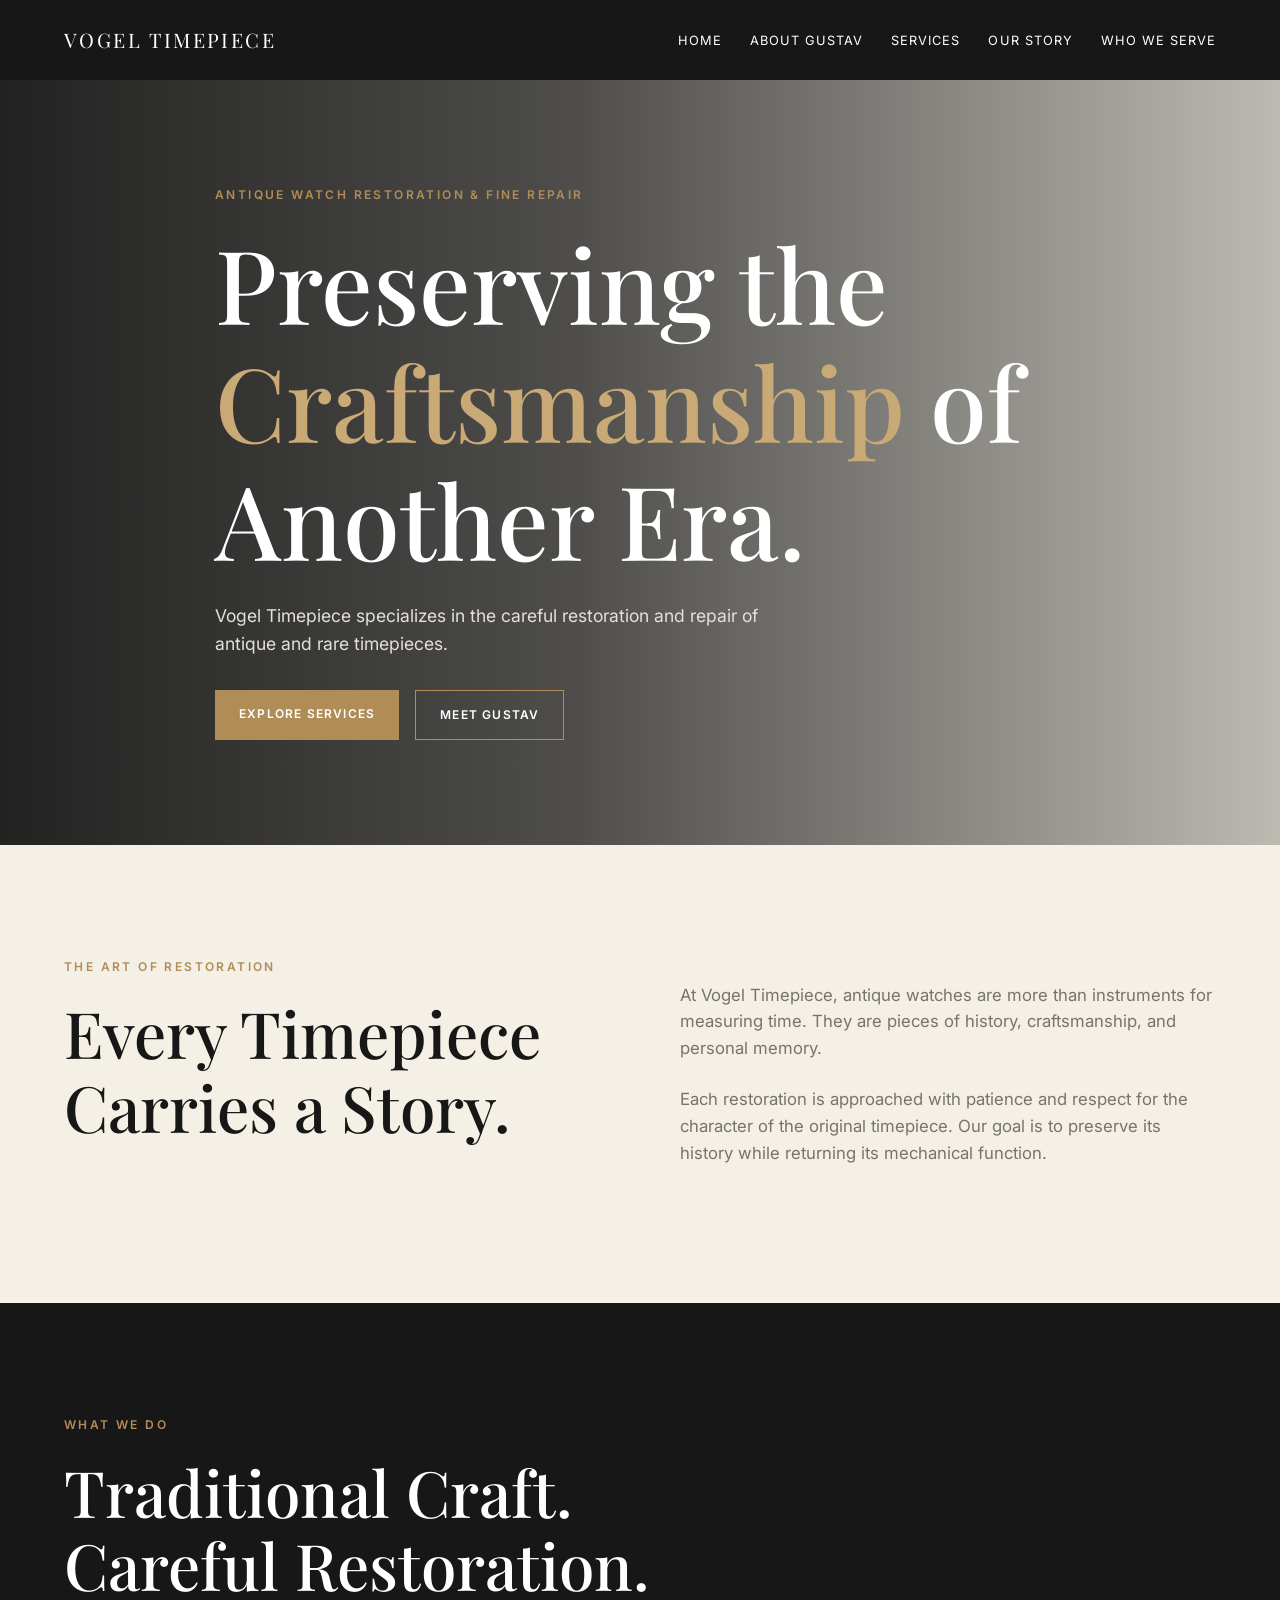
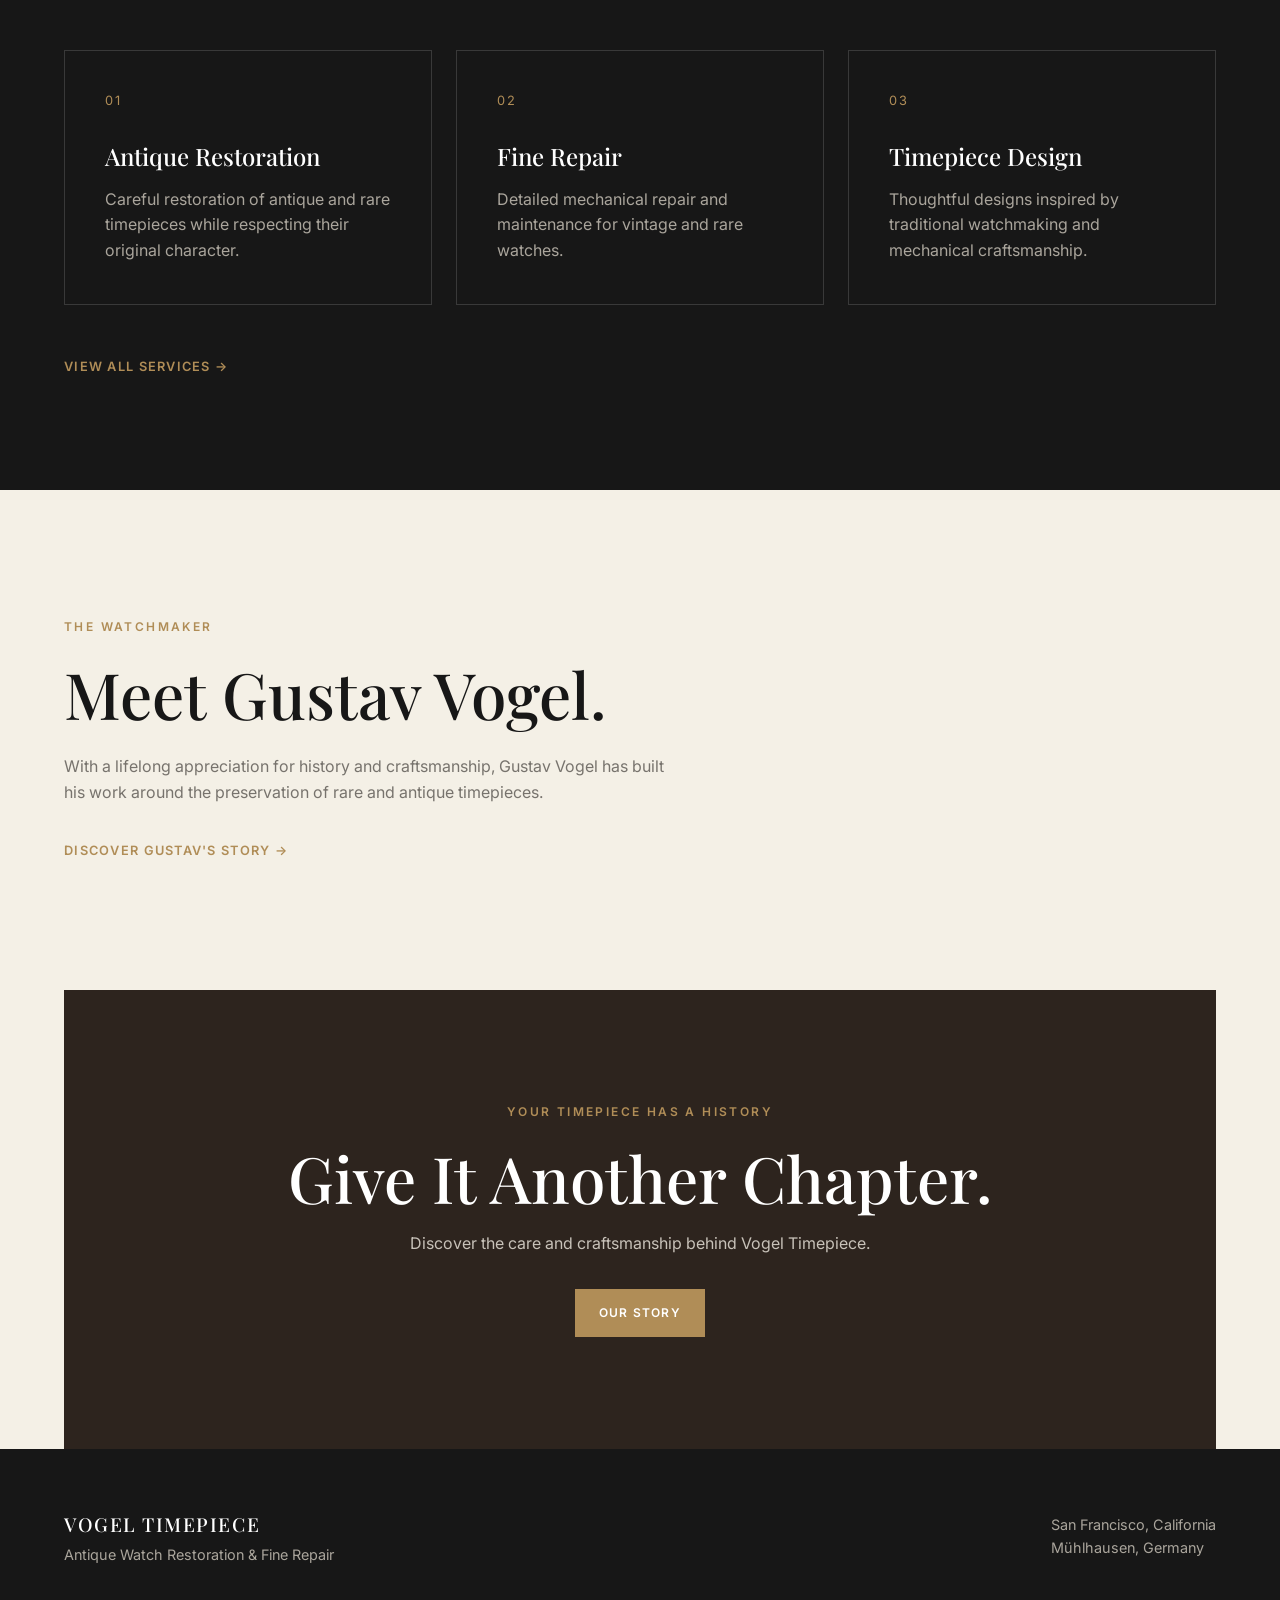
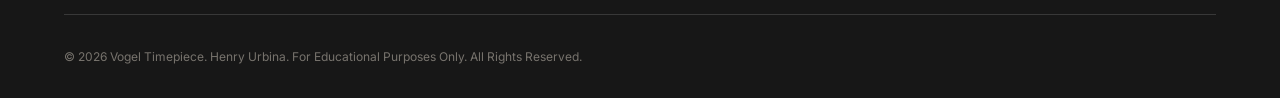
<file: index.html>
<!DOCTYPE html>
<html lang="en">
<head>
    <meta charset="UTF-8">
    <meta name="viewport" content="width=device-width, initial-scale=1.0">
    <title>Vogel Timepiece | Antique Watch Restoration</title>
    <link rel="stylesheet" href="style.css">
</head>

<body>

    
    <header class="site-header">
        <nav class="navbar">
            <a href="index.html" class="logo">VOGEL TIMEPIECE</a>

            <ul class="nav-links">
                <li><a href="index.html">Home</a></li>
                <li><a href="about.html">About Gustav</a></li>
                <li><a href="services.html">Services</a></li>
                <li><a href="story.html">Our Story</a></li>
                <li><a href="audience.html">Who We Serve</a></li>
            </ul>
        </nav>
    </header>


    
    <main>

        <section class="hero">

            <div class="hero-content">
                <p class="eyebrow">ANTIQUE WATCH RESTORATION & FINE REPAIR</p>

                <h1>
                    Preserving the
                    <span>Craftsmanship</span>
                    of Another Era.
                </h1>

                <p class="hero-text">
                    Vogel Timepiece specializes in the careful restoration
                    and repair of antique and rare timepieces.
                </p>

                <div class="hero-buttons">
                    <a href="services.html" class="btn btn-primary">
                        Explore Services
                    </a>

                    <a href="about.html" class="btn btn-secondary">
                        Meet Gustav
                    </a>
                </div>
            </div>

        </section>


        
        <section class="intro section">

            <div class="section-heading">
                <p class="eyebrow">THE ART OF RESTORATION</p>

                <h2>
                    Every Timepiece
                    Carries a Story.
                </h2>
            </div>

            <div class="intro-content">

                <p>
                    At Vogel Timepiece, antique watches are more than
                    instruments for measuring time. They are pieces of
                    history, craftsmanship, and personal memory.
                </p>

                <p>
                    Each restoration is approached with patience and
                    respect for the character of the original timepiece.
                    Our goal is to preserve its history while returning
                    its mechanical function.
                </p>

            </div>

        </section>


        
        <section class="services-preview section">

            <div class="section-heading">
                <p class="eyebrow">WHAT WE DO</p>

                <h2>
                    Traditional Craft.
                    Careful Restoration.
                </h2>
            </div>

            <div class="service-grid">

                <article class="service-card">
                    <span class="service-number">01</span>

                    <h3>Antique Restoration</h3>

                    <p>
                        Careful restoration of antique and rare
                        timepieces while respecting their original
                        character.
                    </p>
                </article>


                <article class="service-card">
                    <span class="service-number">02</span>

                    <h3>Fine Repair</h3>

                    <p>
                        Detailed mechanical repair and maintenance
                        for vintage and rare watches.
                    </p>
                </article>


                <article class="service-card">
                    <span class="service-number">03</span>

                    <h3>Timepiece Design</h3>

                    <p>
                        Thoughtful designs inspired by traditional
                        watchmaking and mechanical craftsmanship.
                    </p>
                </article>

            </div>

            <div class="center-button">
                <a href="services.html" class="text-link">
                    View All Services →
                </a>
            </div>

        </section>


        
        <section class="gustav-preview section">

            <div class="gustav-content">

                <p class="eyebrow">THE WATCHMAKER</p>

                <h2>
                    Meet Gustav Vogel.
                </h2>

                <p>
                    With a lifelong appreciation for history and
                    craftsmanship, Gustav Vogel has built his work
                    around the preservation of rare and antique
                    timepieces.
                </p>

                <a href="about.html" class="text-link">
                    Discover Gustav's Story →
                </a>

            </div>

        </section>


        
        <section class="cta section">

            <p class="eyebrow">YOUR TIMEPIECE HAS A HISTORY</p>

            <h2>
                Give It Another Chapter.
            </h2>

            <p>
                Discover the care and craftsmanship behind
                Vogel Timepiece.
            </p>

            <a href="story.html" class="btn btn-primary">
                Our Story
            </a>

        </section>

    </main>


    
    <footer class="site-footer">

        <div class="footer-content">

            <div>
                <h3>VOGEL TIMEPIECE</h3>
                <p>
                    Antique Watch Restoration & Fine Repair
                </p>
            </div>

            <div>
                <p>San Francisco, California</p>
                <p>Mühlhausen, Germany</p>
            </div>

        </div>

        <p class="copyright">
            © 2026 Vogel Timepiece. Henry Urbina. For Educational Purposes Only. All Rights Reserved.
        </p>

    </footer>

</body>
</html>
</file>
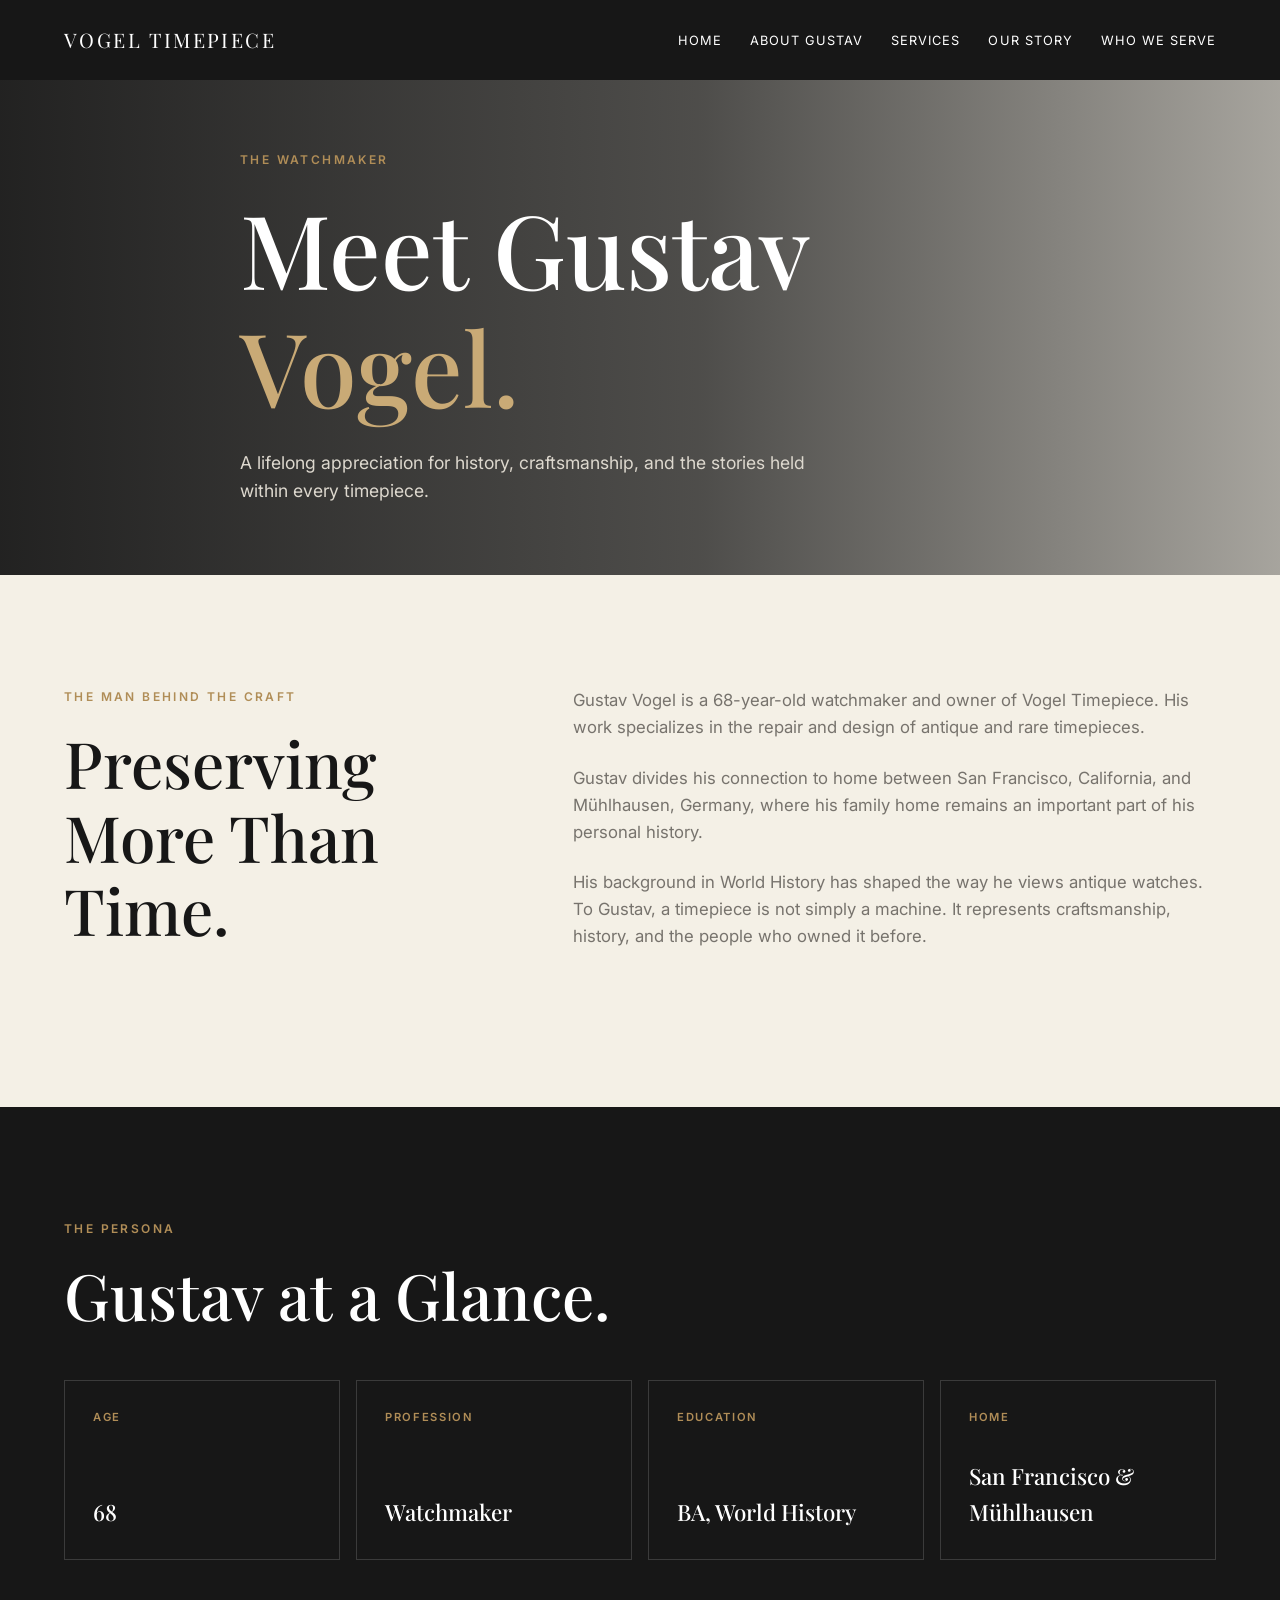
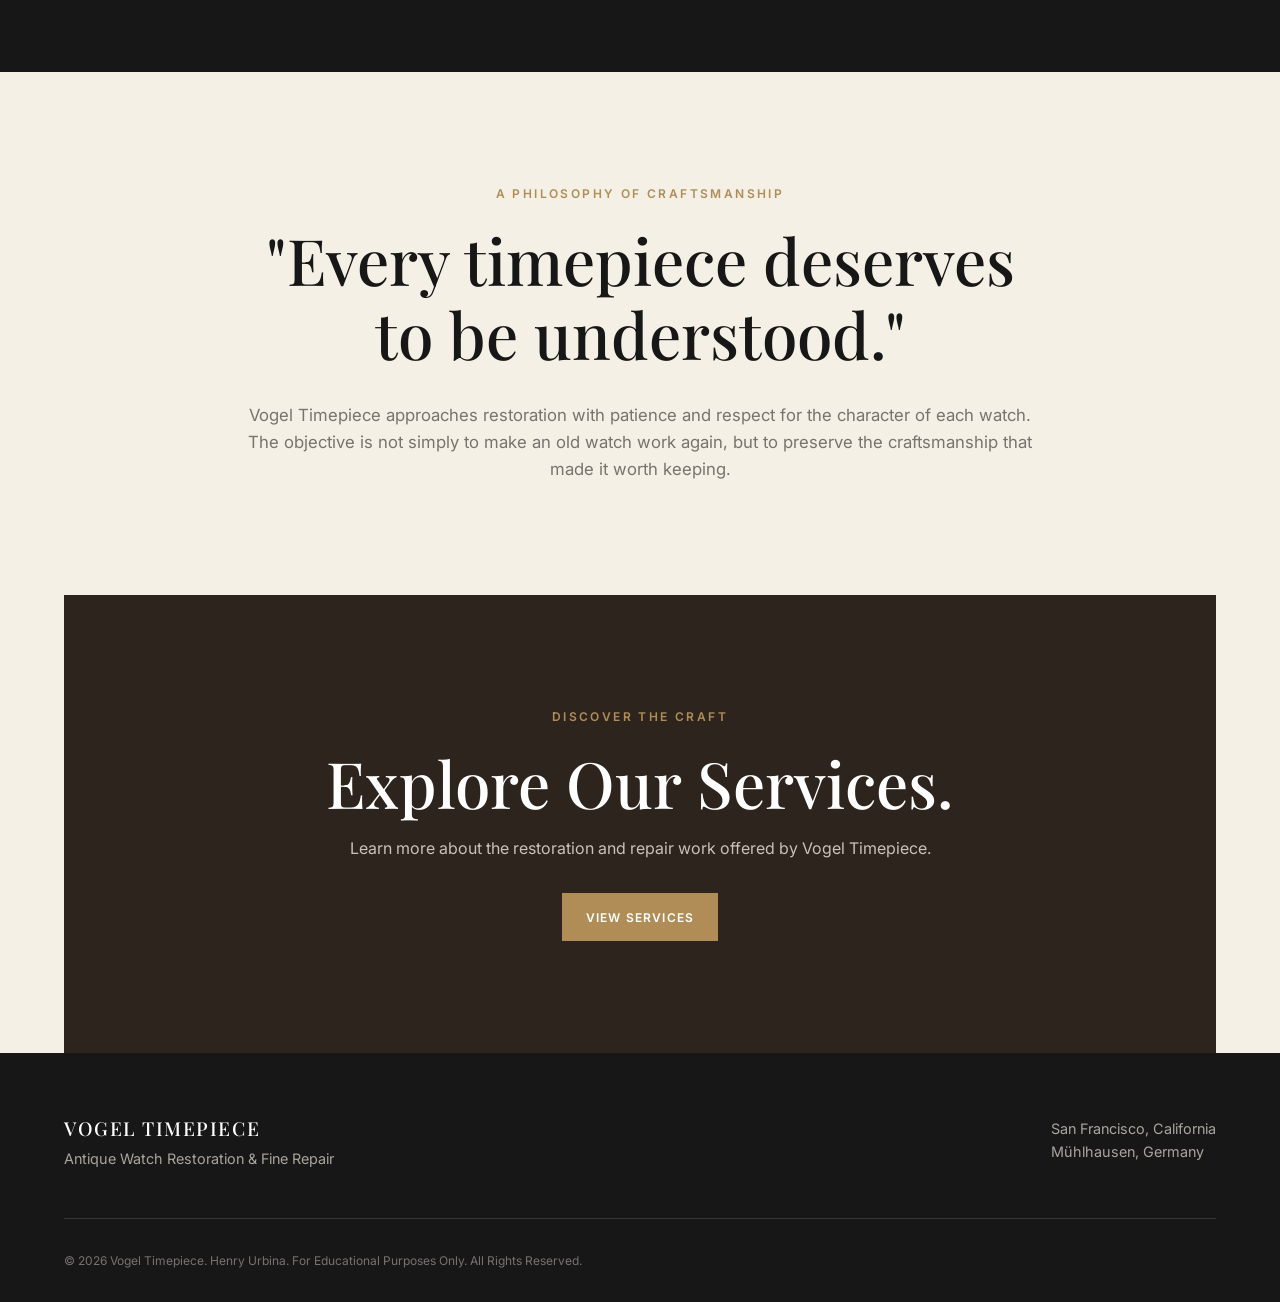
<file: about.html>
<!DOCTYPE html>
<html lang="en">
<head>
    <meta charset="UTF-8">
    <meta name="viewport" content="width=device-width, initial-scale=1.0">
    <title>About Gustav | Vogel Timepiece</title>
    <link rel="stylesheet" href="style.css">
</head>

<body>

    
    <header class="site-header">
        <nav class="navbar">
            <a href="index.html" class="logo">VOGEL TIMEPIECE</a>

            <ul class="nav-links">
                <li><a href="index.html">Home</a></li>
                <li><a href="about.html">About Gustav</a></li>
                <li><a href="services.html">Services</a></li>
                <li><a href="story.html">Our Story</a></li>
                <li><a href="audience.html">Who We Serve</a></li>
            </ul>
        </nav>
    </header>


    <main>

        
        <section class="page-hero">

            <div class="page-hero-content">

                <p class="eyebrow">THE WATCHMAKER</p>

                <h1>
                    Meet Gustav
                    <span>Vogel.</span>
                </h1>

                <p>
                    A lifelong appreciation for history, craftsmanship,
                    and the stories held within every timepiece.
                </p>

            </div>

        </section>


        
        <section class="section biography">

            <div class="section-heading">
                <p class="eyebrow">THE MAN BEHIND THE CRAFT</p>

                <h2>
                    Preserving More Than Time.
                </h2>
            </div>

            <div class="biography-content">

                <div>
                    <p>
                        Gustav Vogel is a 68-year-old watchmaker and
                        owner of Vogel Timepiece. His work specializes
                        in the repair and design of antique and rare
                        timepieces.
                    </p>

                    <p>
                        Gustav divides his connection to home between
                        San Francisco, California, and Mühlhausen,
                        Germany, where his family home remains an
                        important part of his personal history.
                    </p>

                    <p>
                        His background in World History has shaped the
                        way he views antique watches. To Gustav, a
                        timepiece is not simply a machine. It represents
                        craftsmanship, history, and the people who
                        owned it before.
                    </p>
                </div>

            </div>

        </section>


        
        <section class="persona-section">

            <div class="section">

                <div class="section-heading">
                    <p class="eyebrow">THE PERSONA</p>

                    <h2>
                        Gustav at a Glance.
                    </h2>
                </div>


                <div class="persona-grid">

                    <div class="persona-card">
                        <span>AGE</span>
                        <strong>68</strong>
                    </div>

                    <div class="persona-card">
                        <span>PROFESSION</span>
                        <strong>Watchmaker</strong>
                    </div>

                    <div class="persona-card">
                        <span>EDUCATION</span>
                        <strong>BA, World History</strong>
                    </div>

                    <div class="persona-card">
                        <span>HOME</span>
                        <strong>San Francisco & Mühlhausen</strong>
                    </div>

                </div>

            </div>

        </section>


        
        <section class="section philosophy">

            <div class="philosophy-content">

                <p class="eyebrow">A PHILOSOPHY OF CRAFTSMANSHIP</p>

                <h2>
                    "Every timepiece
                    deserves to be
                    understood."
                </h2>

                <p>
                    Vogel Timepiece approaches restoration with
                    patience and respect for the character of each
                    watch. The objective is not simply to make an
                    old watch work again, but to preserve the
                    craftsmanship that made it worth keeping.
                </p>

            </div>

        </section>


        
        <section class="cta section">

            <p class="eyebrow">DISCOVER THE CRAFT</p>

            <h2>
                Explore Our Services.
            </h2>

            <p>
                Learn more about the restoration and repair work
                offered by Vogel Timepiece.
            </p>

            <a href="services.html" class="btn btn-primary">
                View Services
            </a>

        </section>

    </main>


    
    <footer class="site-footer">

        <div class="footer-content">

            <div>
                <h3>VOGEL TIMEPIECE</h3>
                <p>
                    Antique Watch Restoration & Fine Repair
                </p>
            </div>

            <div>
                <p>San Francisco, California</p>
                <p>Mühlhausen, Germany</p>
            </div>

        </div>

        <p class="copyright">
            © 2026 Vogel Timepiece. Henry Urbina. For Educational Purposes Only. All Rights Reserved.
        </p>

    </footer>

</body>
</html>
</file>
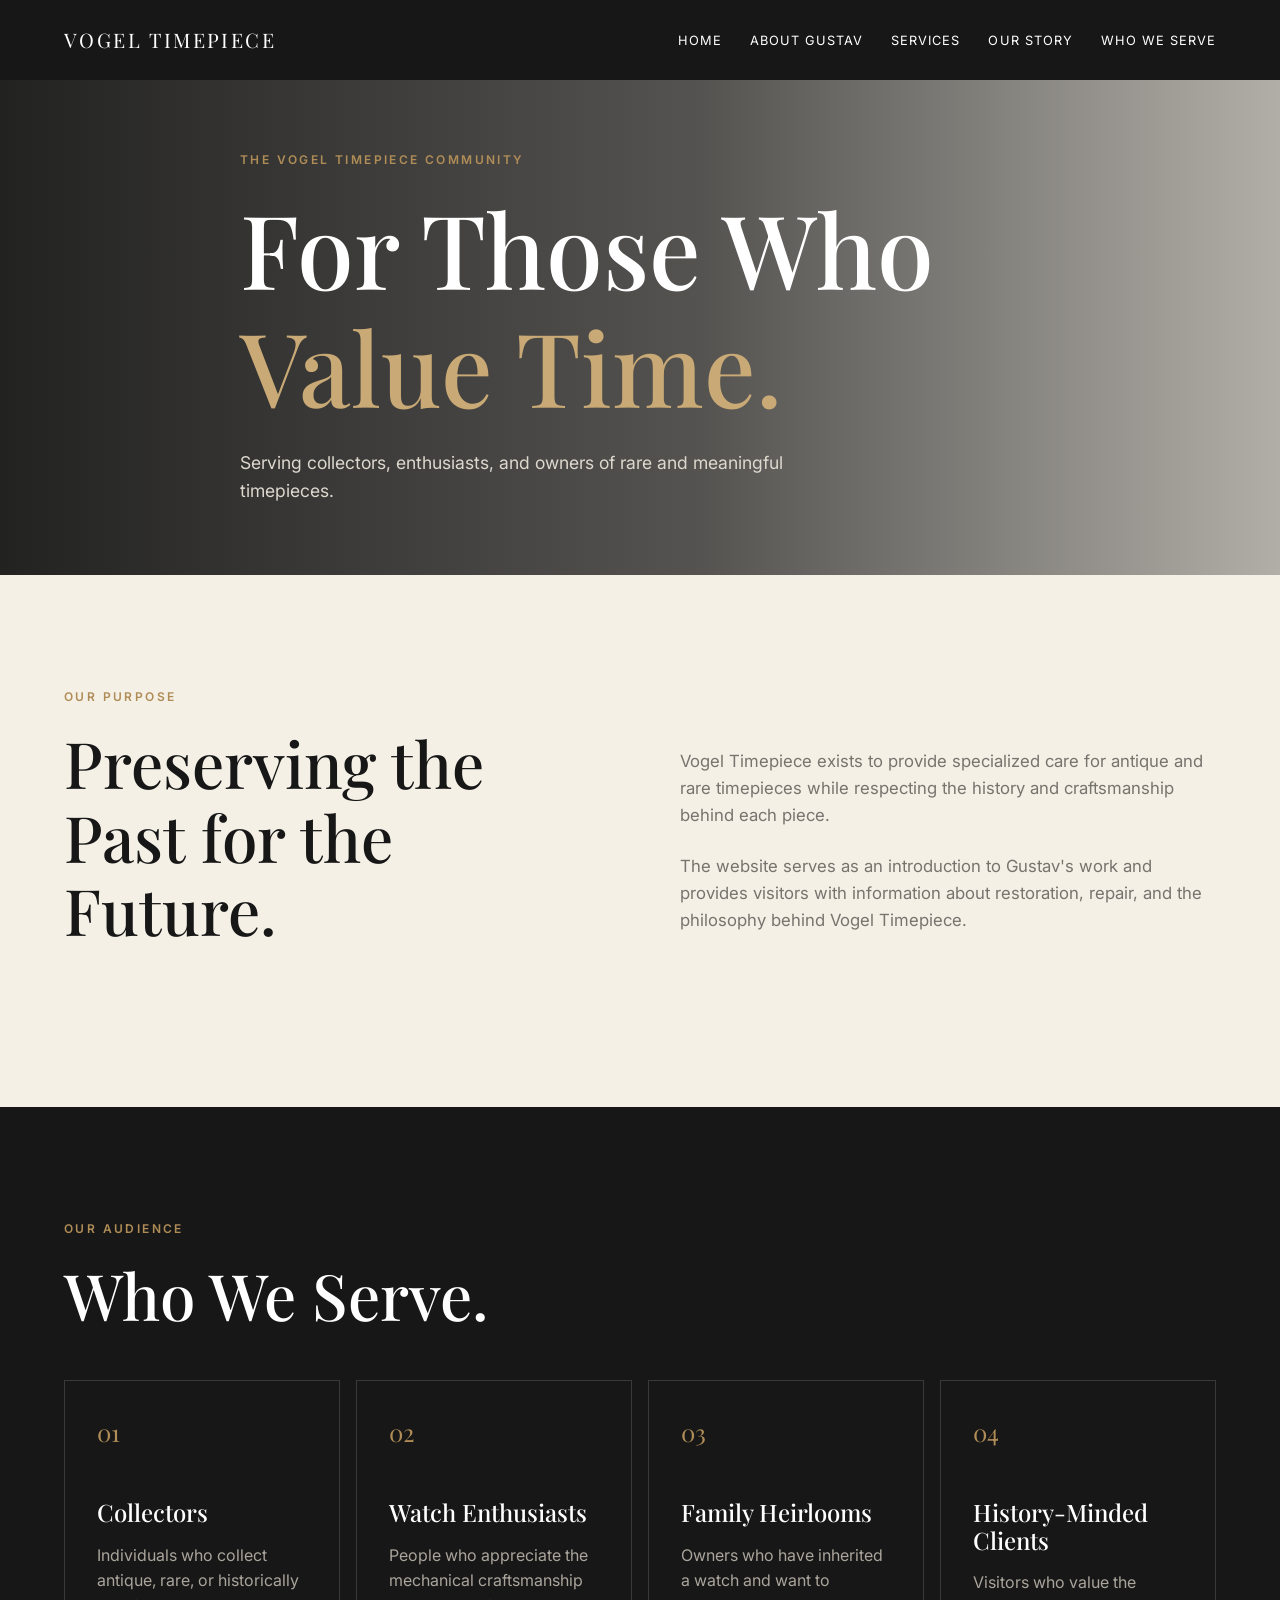
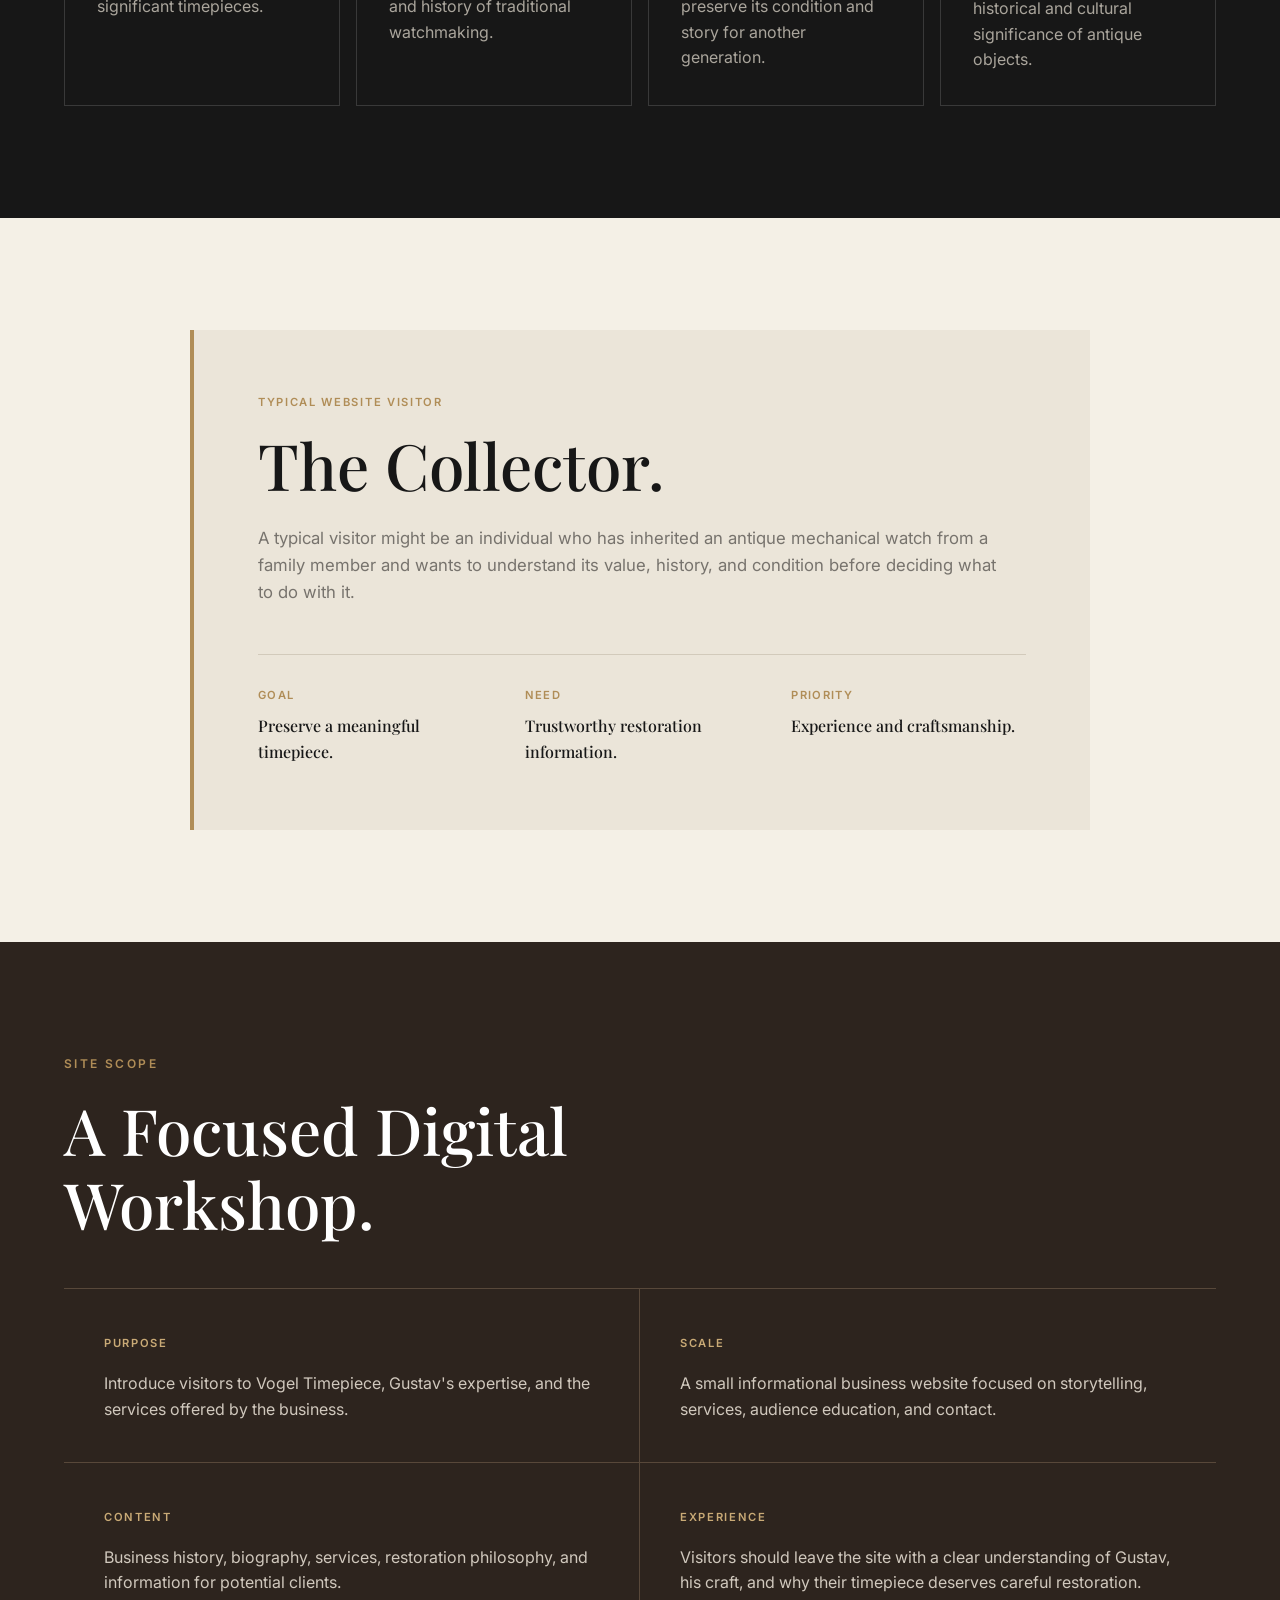
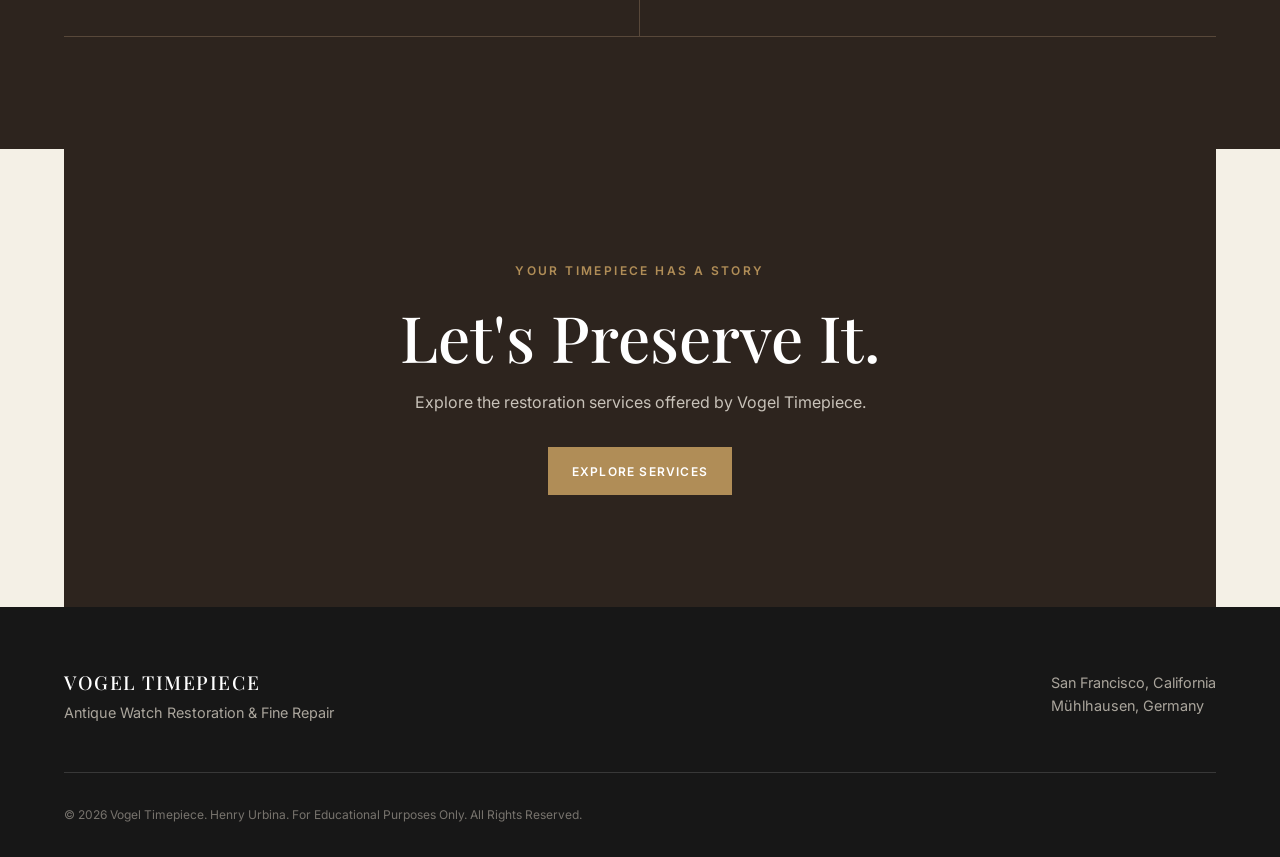
<file: audience.html>
<!DOCTYPE html>
<html lang="en">
<head>
    <meta charset="UTF-8">
    <meta name="viewport" content="width=device-width, initial-scale=1.0">
    <title>Who We Serve | Vogel Timepiece</title>
    <link rel="stylesheet" href="style.css">
</head>

<body>

    
    <header class="site-header">
        <nav class="navbar">
            <a href="index.html" class="logo">VOGEL TIMEPIECE</a>

            <ul class="nav-links">
                <li><a href="index.html">Home</a></li>
                <li><a href="about.html">About Gustav</a></li>
                <li><a href="services.html">Services</a></li>
                <li><a href="story.html">Our Story</a></li>
                <li><a href="audience.html">Who We Serve</a></li>
            </ul>
        </nav>
    </header>


    <main>

        
        <section class="page-hero audience-hero">

            <div class="page-hero-content">

                <p class="eyebrow">THE VOGEL TIMEPIECE COMMUNITY</p>

                <h1>
                    For Those Who
                    <span>Value Time.</span>
                </h1>

                <p>
                    Serving collectors, enthusiasts, and owners of
                    rare and meaningful timepieces.
                </p>

            </div>

        </section>


        
        <section class="section purpose-section">

            <div class="section-heading">
                <p class="eyebrow">OUR PURPOSE</p>

                <h2>
                    Preserving the Past
                    for the Future.
                </h2>
            </div>

            <div class="purpose-content">

                <p>
                    Vogel Timepiece exists to provide specialized care
                    for antique and rare timepieces while respecting
                    the history and craftsmanship behind each piece.
                </p>

                <p>
                    The website serves as an introduction to Gustav's
                    work and provides visitors with information about
                    restoration, repair, and the philosophy behind
                    Vogel Timepiece.
                </p>

            </div>

        </section>


        
        <section class="audience-section">

            <div class="section">

                <div class="section-heading">
                    <p class="eyebrow">OUR AUDIENCE</p>

                    <h2>
                        Who We Serve.
                    </h2>
                </div>


                <div class="audience-grid">

                    <article class="audience-card">

                        <span class="audience-number">01</span>

                        <h3>Collectors</h3>

                        <p>
                            Individuals who collect antique, rare,
                            or historically significant timepieces.
                        </p>

                    </article>


                    <article class="audience-card">

                        <span class="audience-number">02</span>

                        <h3>Watch Enthusiasts</h3>

                        <p>
                            People who appreciate the mechanical
                            craftsmanship and history of traditional
                            watchmaking.
                        </p>

                    </article>


                    <article class="audience-card">

                        <span class="audience-number">03</span>

                        <h3>Family Heirlooms</h3>

                        <p>
                            Owners who have inherited a watch and
                            want to preserve its condition and story
                            for another generation.
                        </p>

                    </article>


                    <article class="audience-card">

                        <span class="audience-number">04</span>

                        <h3>History-Minded Clients</h3>

                        <p>
                            Visitors who value the historical and
                            cultural significance of antique objects.
                        </p>

                    </article>

                </div>

            </div>

        </section>


        
        <section class="section typical-user">

            <div class="user-card">

                <div class="user-label">
                    TYPICAL WEBSITE VISITOR
                </div>

                <h2>
                    The Collector.
                </h2>

                <p>
                    A typical visitor might be an individual who has
                    inherited an antique mechanical watch from a
                    family member and wants to understand its value,
                    history, and condition before deciding what to do
                    with it.
                </p>

                <div class="user-details">

                    <div>
                        <span>GOAL</span>
                        <strong>Preserve a meaningful timepiece.</strong>
                    </div>

                    <div>
                        <span>NEED</span>
                        <strong>Trustworthy restoration information.</strong>
                    </div>

                    <div>
                        <span>PRIORITY</span>
                        <strong>Experience and craftsmanship.</strong>
                    </div>

                </div>

            </div>

        </section>


        
        <section class="scope-section">

            <div class="section">

                <div class="section-heading">
                    <p class="eyebrow">SITE SCOPE</p>

                    <h2>
                        A Focused Digital
                        Workshop.
                    </h2>
                </div>

                <div class="scope-grid">

                    <div class="scope-item">
                        <span>PURPOSE</span>
                        <p>
                            Introduce visitors to Vogel Timepiece,
                            Gustav's expertise, and the services
                            offered by the business.
                        </p>
                    </div>

                    <div class="scope-item">
                        <span>SCALE</span>
                        <p>
                            A small informational business website
                            focused on storytelling, services,
                            audience education, and contact.
                        </p>
                    </div>

                    <div class="scope-item">
                        <span>CONTENT</span>
                        <p>
                            Business history, biography, services,
                            restoration philosophy, and information
                            for potential clients.
                        </p>
                    </div>

                    <div class="scope-item">
                        <span>EXPERIENCE</span>
                        <p>
                            Visitors should leave the site with a
                            clear understanding of Gustav, his craft,
                            and why their timepiece deserves careful
                            restoration.
                        </p>
                    </div>

                </div>

            </div>

        </section>


        
        <section class="cta section">

            <p class="eyebrow">YOUR TIMEPIECE HAS A STORY</p>

            <h2>
                Let's Preserve It.
            </h2>

            <p>
                Explore the restoration services offered by
                Vogel Timepiece.
            </p>

            <a href="services.html" class="btn btn-primary">
                Explore Services
            </a>

        </section>

    </main>


    
    <footer class="site-footer">

        <div class="footer-content">

            <div>
                <h3>VOGEL TIMEPIECE</h3>
                <p>
                    Antique Watch Restoration & Fine Repair
                </p>
            </div>

            <div>
                <p>San Francisco, California</p>
                <p>Mühlhausen, Germany</p>
            </div>

        </div>

        <p class="copyright">
            © 2026 Vogel Timepiece. Henry Urbina. For Educational Purposes Only. All Rights Reserved.
        </p>

    </footer>

</body>
</html>
</file>
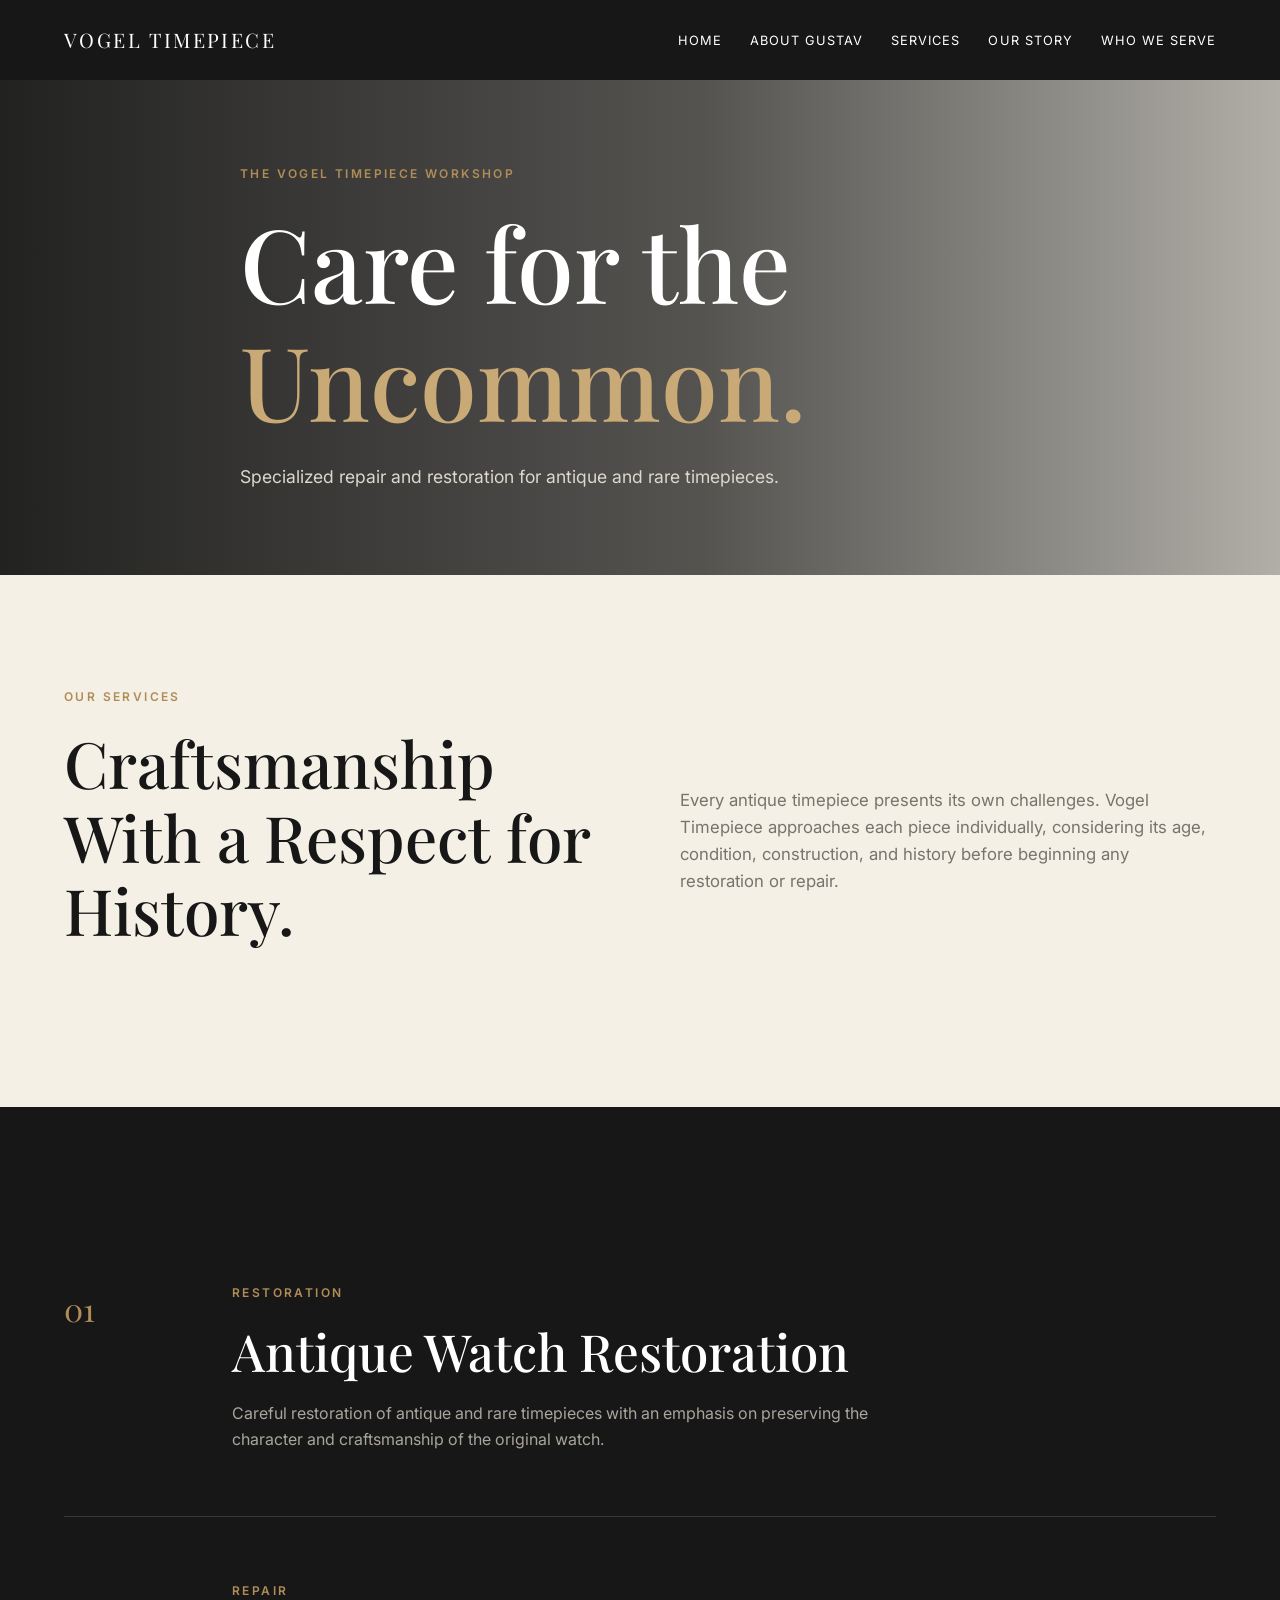
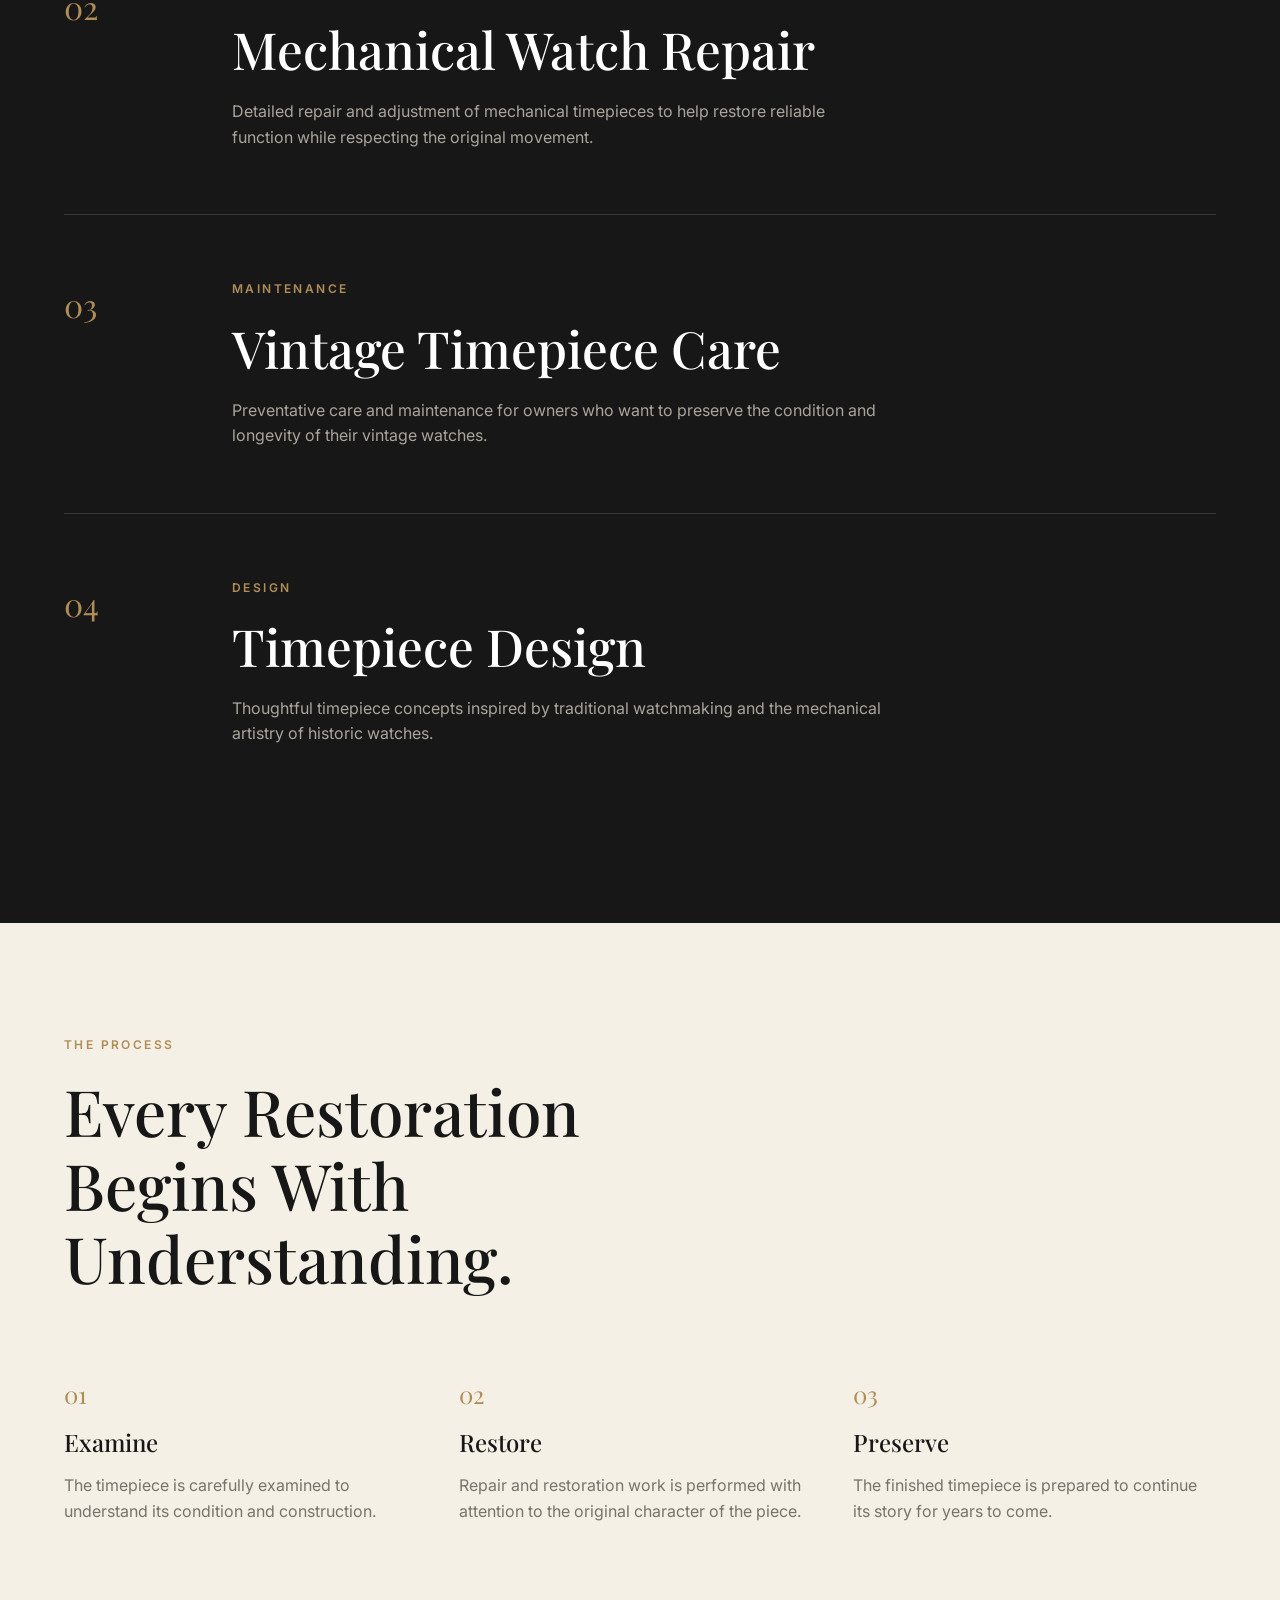
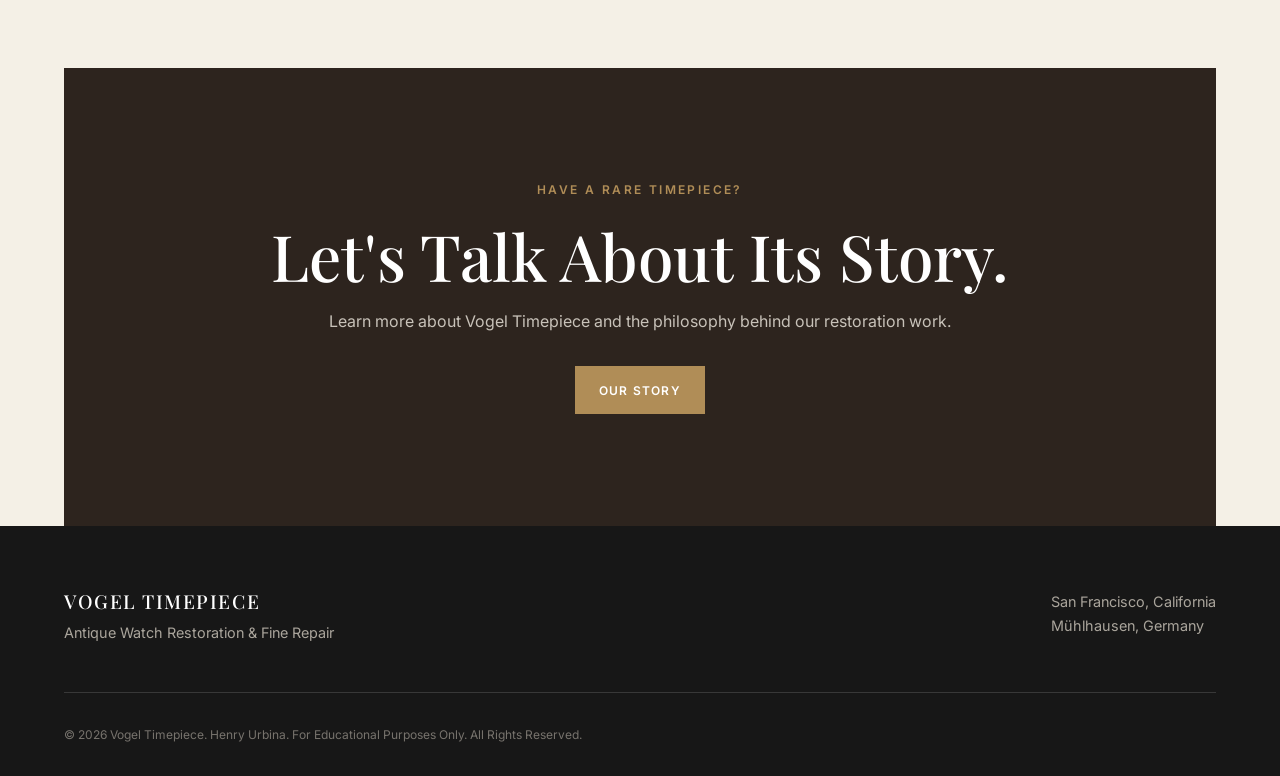
<file: services.html>
<!DOCTYPE html>
<html lang="en">
<head>
    <meta charset="UTF-8">
    <meta name="viewport" content="width=device-width, initial-scale=1.0">
    <title>Services | Vogel Timepiece</title>
    <link rel="stylesheet" href="style.css">
</head>

<body>

    
    <header class="site-header">
        <nav class="navbar">
            <a href="index.html" class="logo">VOGEL TIMEPIECE</a>

            <ul class="nav-links">
                <li><a href="index.html">Home</a></li>
                <li><a href="about.html">About Gustav</a></li>
                <li><a href="services.html">Services</a></li>
                <li><a href="story.html">Our Story</a></li>
                <li><a href="audience.html">Who We Serve</a></li>
            </ul>
        </nav>
    </header>


    <main>

        
        <section class="page-hero services-hero">

            <div class="page-hero-content">

                <p class="eyebrow">THE VOGEL TIMEPIECE WORKSHOP</p>

                <h1>
                    Care for the
                    <span>Uncommon.</span>
                </h1>

                <p>
                    Specialized repair and restoration for antique
                    and rare timepieces.
                </p>

            </div>

        </section>


        
        <section class="section services-intro">

            <div class="section-heading">
                <p class="eyebrow">OUR SERVICES</p>

                <h2>
                    Craftsmanship With
                    a Respect for History.
                </h2>
            </div>

            <div class="services-intro-text">

                <p>
                    Every antique timepiece presents its own challenges.
                    Vogel Timepiece approaches each piece individually,
                    considering its age, condition, construction, and
                    history before beginning any restoration or repair.
                </p>

            </div>

        </section>


        
        <section class="service-list">

            <div class="section">

                <article class="service-detail">

                    <div class="service-detail-number">
                        01
                    </div>

                    <div>
                        <p class="eyebrow">RESTORATION</p>

                        <h2>Antique Watch Restoration</h2>

                        <p>
                            Careful restoration of antique and rare
                            timepieces with an emphasis on preserving
                            the character and craftsmanship of the
                            original watch.
                        </p>
                    </div>

                </article>


                <article class="service-detail">

                    <div class="service-detail-number">
                        02
                    </div>

                    <div>
                        <p class="eyebrow">REPAIR</p>

                        <h2>Mechanical Watch Repair</h2>

                        <p>
                            Detailed repair and adjustment of mechanical
                            timepieces to help restore reliable function
                            while respecting the original movement.
                        </p>
                    </div>

                </article>


                <article class="service-detail">

                    <div class="service-detail-number">
                        03
                    </div>

                    <div>
                        <p class="eyebrow">MAINTENANCE</p>

                        <h2>Vintage Timepiece Care</h2>

                        <p>
                            Preventative care and maintenance for owners
                            who want to preserve the condition and
                            longevity of their vintage watches.
                        </p>
                    </div>

                </article>


                <article class="service-detail">

                    <div class="service-detail-number">
                        04
                    </div>

                    <div>
                        <p class="eyebrow">DESIGN</p>

                        <h2>Timepiece Design</h2>

                        <p>
                            Thoughtful timepiece concepts inspired by
                            traditional watchmaking and the mechanical
                            artistry of historic watches.
                        </p>
                    </div>

                </article>

            </div>

        </section>


        
        <section class="section process">

            <div class="section-heading">
                <p class="eyebrow">THE PROCESS</p>

                <h2>
                    Every Restoration
                    Begins With Understanding.
                </h2>
            </div>

            <div class="process-grid">

                <div class="process-step">
                    <span>01</span>
                    <h3>Examine</h3>
                    <p>
                        The timepiece is carefully examined to
                        understand its condition and construction.
                    </p>
                </div>

                <div class="process-step">
                    <span>02</span>
                    <h3>Restore</h3>
                    <p>
                        Repair and restoration work is performed
                        with attention to the original character
                        of the piece.
                    </p>
                </div>

                <div class="process-step">
                    <span>03</span>
                    <h3>Preserve</h3>
                    <p>
                        The finished timepiece is prepared to
                        continue its story for years to come.
                    </p>
                </div>

            </div>

        </section>


        
        <section class="cta section">

            <p class="eyebrow">HAVE A RARE TIMEPIECE?</p>

            <h2>
                Let's Talk About Its Story.
            </h2>

            <p>
                Learn more about Vogel Timepiece and the philosophy
                behind our restoration work.
            </p>

            <a href="story.html" class="btn btn-primary">
                Our Story
            </a>

        </section>

    </main>


    
    <footer class="site-footer">

        <div class="footer-content">

            <div>
                <h3>VOGEL TIMEPIECE</h3>
                <p>
                    Antique Watch Restoration & Fine Repair
                </p>
            </div>

            <div>
                <p>San Francisco, California</p>
                <p>Mühlhausen, Germany</p>
            </div>

        </div>

        <p class="copyright">
            © 2026 Vogel Timepiece. Henry Urbina. For Educational Purposes Only. All Rights Reserved.
        </p>

    </footer>

</body>
</html>
</file>
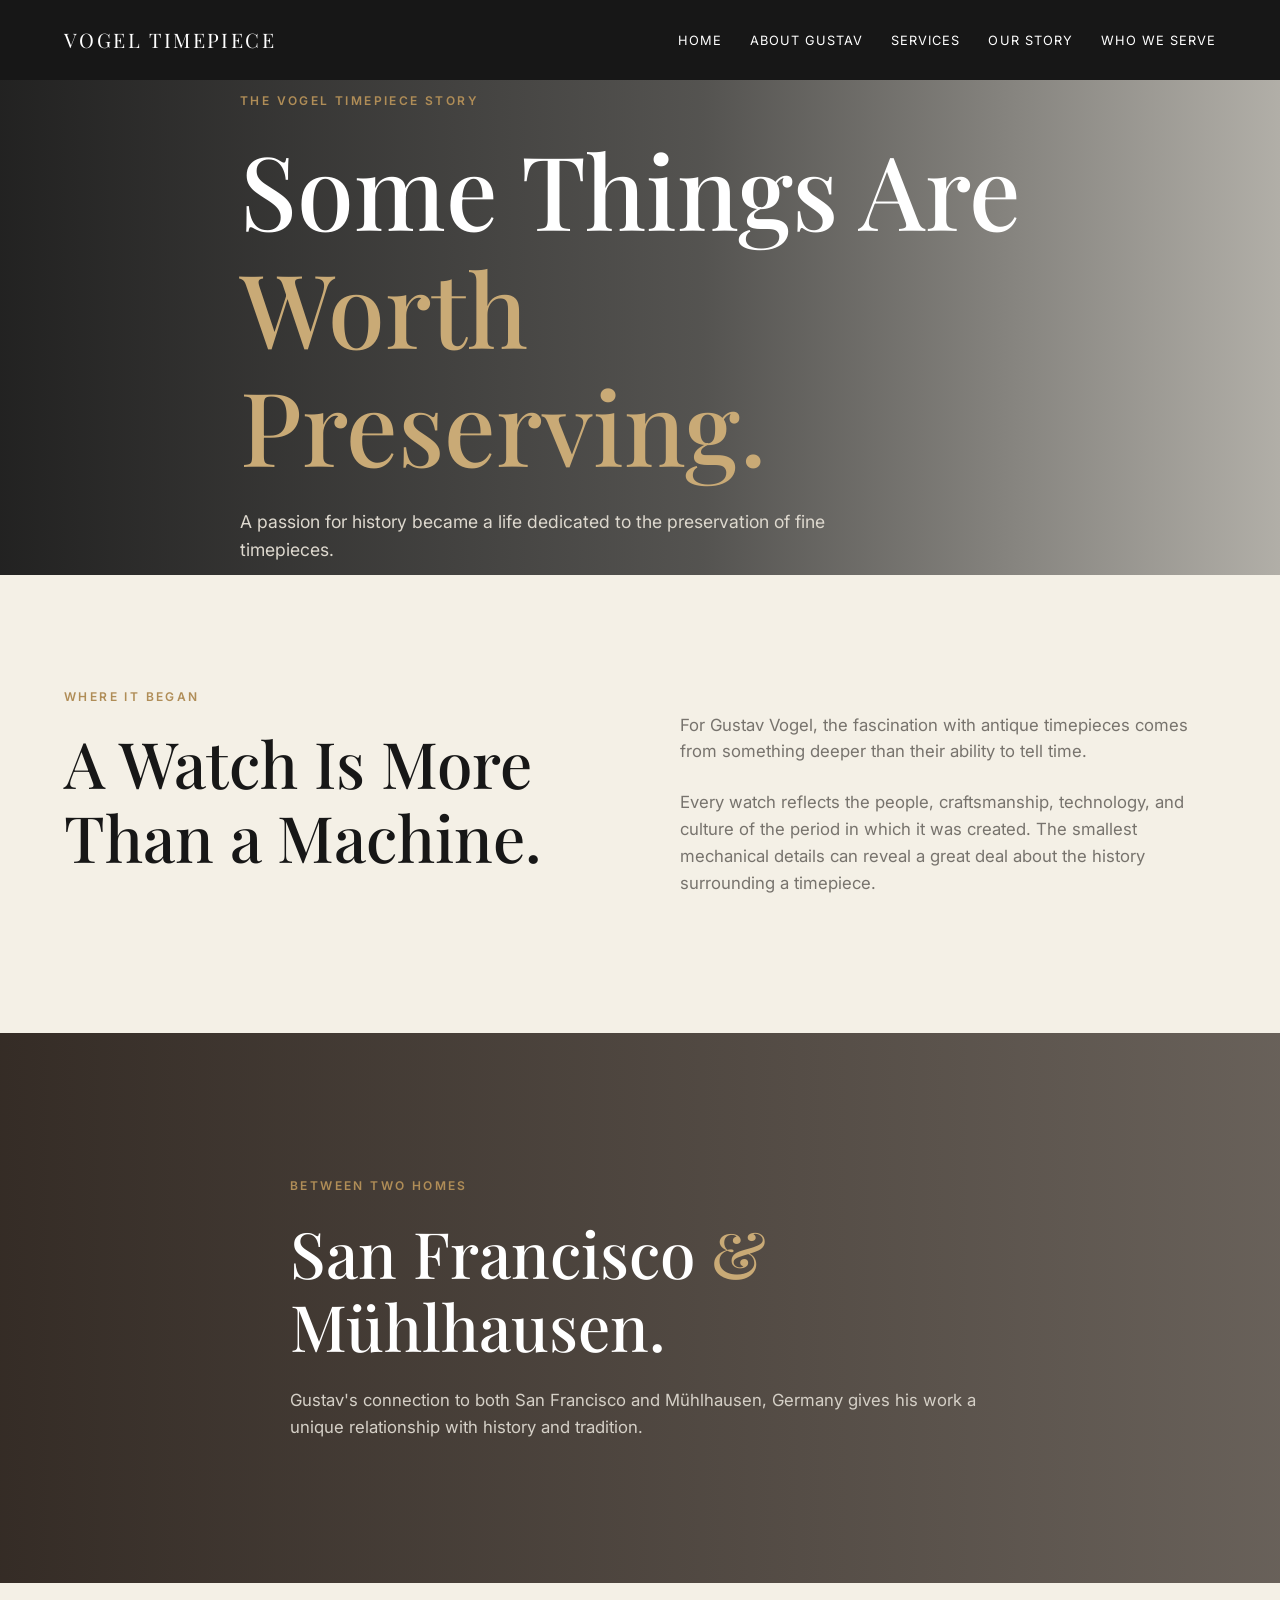
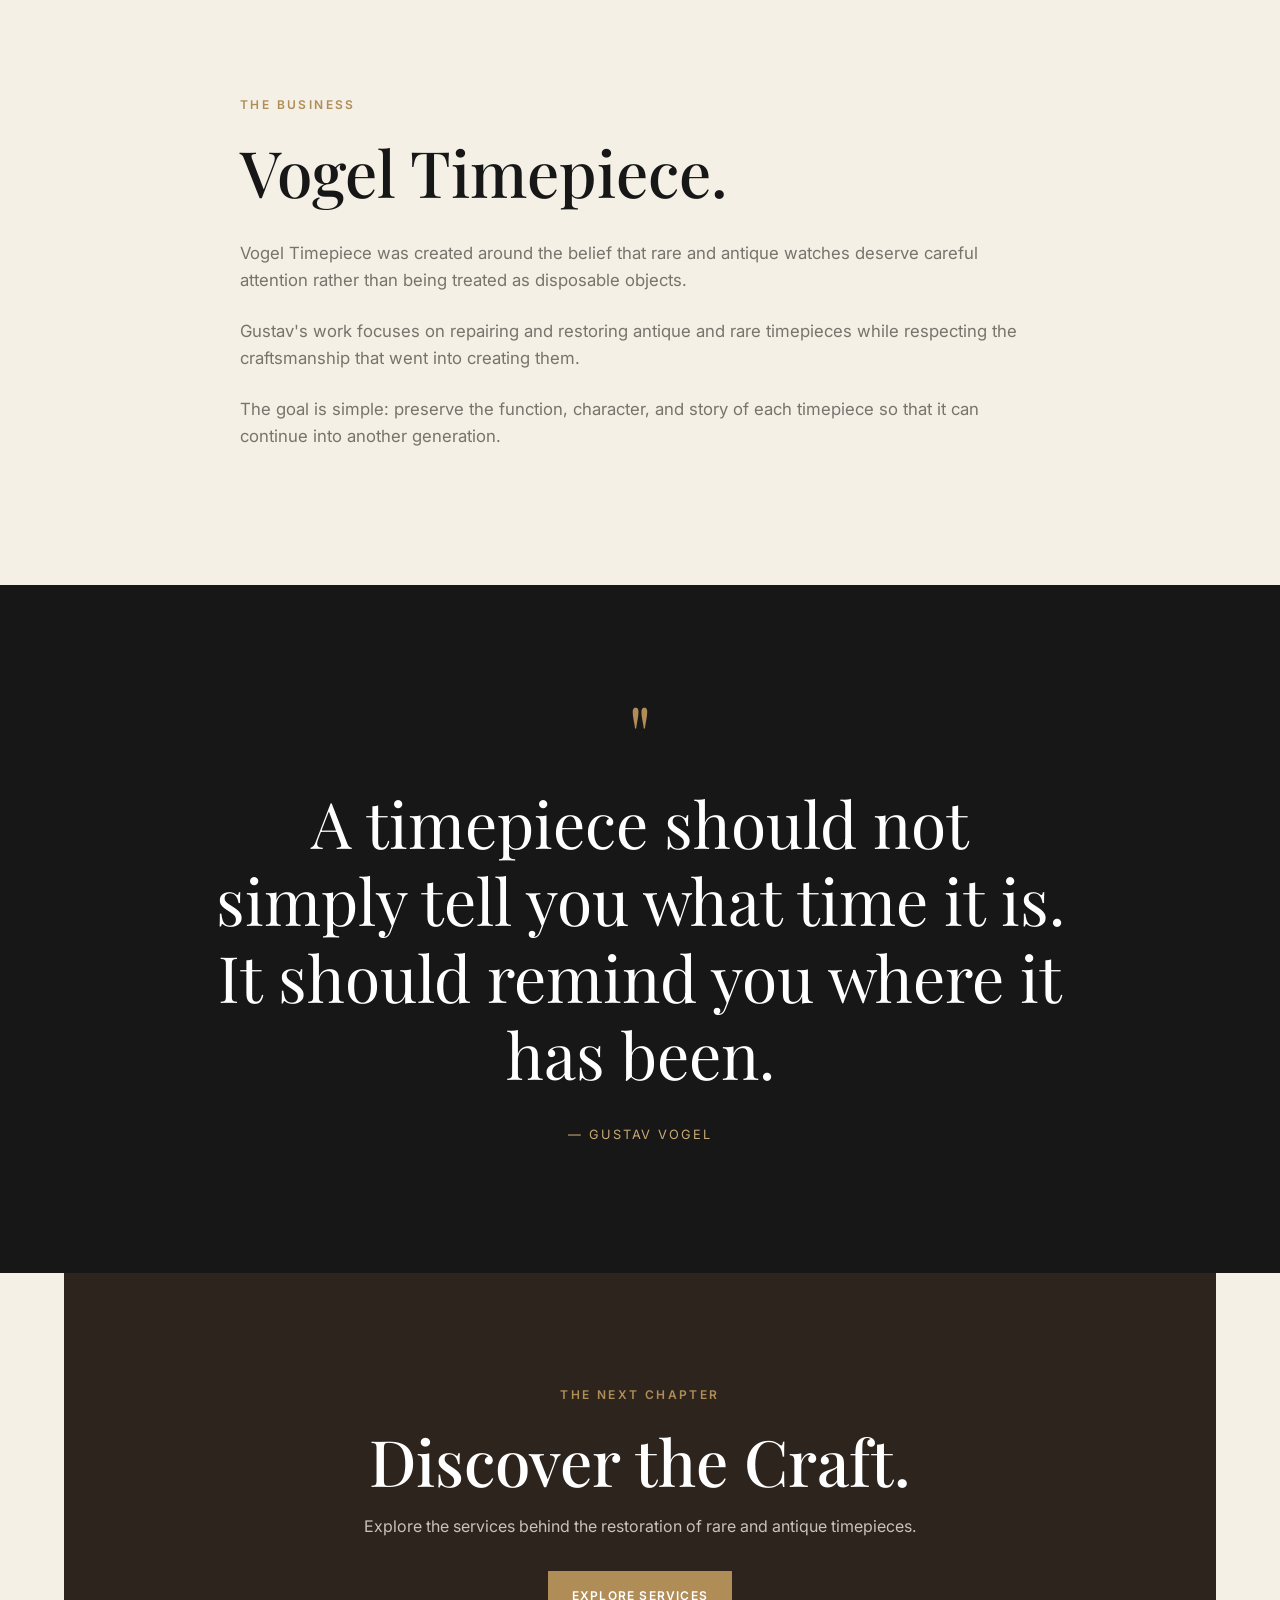
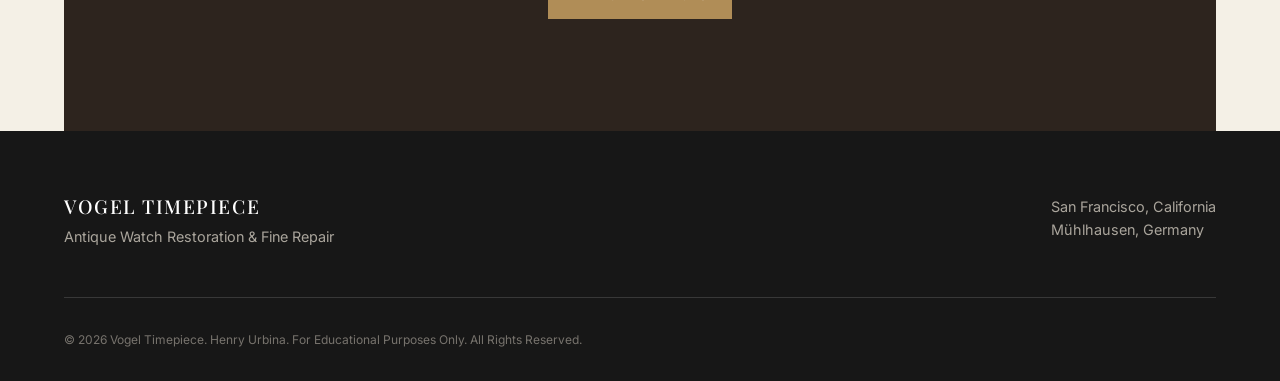
<file: story.html>
<!DOCTYPE html>
<html lang="en">
<head>
    <meta charset="UTF-8">
    <meta name="viewport" content="width=device-width, initial-scale=1.0">
    <title>Our Story | Vogel Timepiece</title>
    <link rel="stylesheet" href="style.css">
</head>

<body>

    <header class="site-header">
        <nav class="navbar">
            <a href="index.html" class="logo">VOGEL TIMEPIECE</a>

            <ul class="nav-links">
                <li><a href="index.html">Home</a></li>
                <li><a href="about.html">About Gustav</a></li>
                <li><a href="services.html">Services</a></li>
                <li><a href="story.html">Our Story</a></li>
                <li><a href="audience.html">Who We Serve</a></li>
            </ul>
        </nav>
    </header>


    <main>

        
        <section class="page-hero story-hero">

            <div class="page-hero-content">

                <p class="eyebrow">THE VOGEL TIMEPIECE STORY</p>

                <h1>
                    Some Things Are
                    <span>Worth Preserving.</span>
                </h1>

                <p>
                    A passion for history became a life dedicated
                    to the preservation of fine timepieces.
                </p>

            </div>

        </section>


        
        <section class="section story-intro">

            <div class="section-heading">
                <p class="eyebrow">WHERE IT BEGAN</p>

                <h2>
                    A Watch Is More
                    Than a Machine.
                </h2>
            </div>

            <div class="story-text">

                <p>
                    For Gustav Vogel, the fascination with antique
                    timepieces comes from something deeper than their
                    ability to tell time.
                </p>

                <p>
                    Every watch reflects the people, craftsmanship,
                    technology, and culture of the period in which it
                    was created. The smallest mechanical details can
                    reveal a great deal about the history surrounding
                    a timepiece.
                </p>

            </div>

        </section>


        
        <section class="heritage-section">

            <div class="heritage-content">

                <p class="eyebrow">BETWEEN TWO HOMES</p>

                <h2>
                    San Francisco
                    <span>&</span>
                    Mühlhausen.
                </h2>

                <p>
                    Gustav's connection to both San Francisco and
                    Mühlhausen, Germany gives his work a unique
                    relationship with history and tradition.
                </p>

            </div>

        </section>


        
        <section class="section story-content">

            <div class="story-block">

                <p class="eyebrow">THE BUSINESS</p>

                <h2>
                    Vogel Timepiece.
                </h2>

                <p>
                    Vogel Timepiece was created around the belief that
                    rare and antique watches deserve careful attention
                    rather than being treated as disposable objects.
                </p>

                <p>
                    Gustav's work focuses on repairing and restoring
                    antique and rare timepieces while respecting the
                    craftsmanship that went into creating them.
                </p>

                <p>
                    The goal is simple: preserve the function,
                    character, and story of each timepiece so that it
                    can continue into another generation.
                </p>

            </div>

        </section>


        
        <section class="quote-section">

            <div class="quote-content">

                <span class="quote-mark">"</span>

                <blockquote>
                    A timepiece should not simply tell you
                    what time it is. It should remind you
                    where it has been.
                </blockquote>

                <p>
                    — Gustav Vogel
                </p>

            </div>

        </section>


    
        <section class="cta section">

            <p class="eyebrow">THE NEXT CHAPTER</p>

            <h2>
                Discover the Craft.
            </h2>

            <p>
                Explore the services behind the restoration
                of rare and antique timepieces.
            </p>

            <a href="services.html" class="btn btn-primary">
                Explore Services
            </a>

        </section>

    </main>


    <footer class="site-footer">

        <div class="footer-content">

            <div>
                <h3>VOGEL TIMEPIECE</h3>
                <p>
                    Antique Watch Restoration & Fine Repair
                </p>
            </div>

            <div>
                <p>San Francisco, California</p>
                <p>Mühlhausen, Germany</p>
            </div>

        </div>

        <p class="copyright">
            © 2026 Vogel Timepiece. Henry Urbina. For Educational Purposes Only. All Rights Reserved.
        </p>

    </footer>

</body>
</html>
</file>
<file: style.css>
/* =========================================
   VOGEL TIMEPIECE
   Global Styles
========================================= */

/* Google Fonts */
@import url('https://fonts.googleapis.com/css2?family=Inter:wght@400;500;600&family=Playfair+Display:wght@400;500;600;700&display=swap');


/* =========================================
   VARIABLES
========================================= */

:root {
    --charcoal: #171717;
    --dark-brown: #2d241e;
    --gold: #b08d57;
    --gold-light: #c9aa76;
    --ivory: #f4f0e6;
    --white: #ffffff;
    --gray: #77736d;
    --light-gray: #ded9ce;
}


/* =========================================
   RESET
========================================= */

* {
    margin: 0;
    padding: 0;
    box-sizing: border-box;
}

html {
    scroll-behavior: smooth;
}

body {
    font-family: 'Inter', sans-serif;
    background-color: var(--ivory);
    color: var(--charcoal);
    line-height: 1.6;
}

img {
    max-width: 100%;
    display: block;
}

a {
    color: inherit;
    text-decoration: none;
}

ul {
    list-style: none;
}


/* =========================================
   TYPOGRAPHY
========================================= */

h1,
h2,
h3 {
    font-family: 'Playfair Display', serif;
    font-weight: 500;
    line-height: 1.15;
}

h1 {
    font-size: clamp(3rem, 8vw, 6.5rem);
}

h2 {
    font-size: clamp(2.3rem, 5vw, 4.5rem);
}

h3 {
    font-size: 1.5rem;
}

.eyebrow {
    color: var(--gold);
    font-size: 0.75rem;
    font-weight: 600;
    letter-spacing: 0.2em;
    margin-bottom: 1.25rem;
}


/* =========================================
   NAVIGATION
========================================= */

.site-header {
    background-color: var(--charcoal);
    color: var(--white);
}

.navbar {
    width: min(1200px, 90%);
    margin: 0 auto;
    min-height: 80px;

    display: flex;
    align-items: center;
    justify-content: space-between;

    gap: 2rem;
}

.logo {
    font-family: 'Playfair Display', serif;
    font-size: 1.25rem;
    letter-spacing: 0.12em;
    white-space: nowrap;
}

.nav-links {
    display: flex;
    align-items: center;
    gap: 1.75rem;
}

.nav-links a {
    font-size: 0.8rem;
    letter-spacing: 0.08em;
    text-transform: uppercase;
    transition: color 0.3s ease;
}

.nav-links a:hover {
    color: var(--gold-light);
}


/* =========================================
   HERO
========================================= */

.hero {
    min-height: 85vh;

    display: flex;
    align-items: center;

    background:
        linear-gradient(
            90deg,
            rgba(23, 23, 23, 0.95) 0%,
            rgba(23, 23, 23, 0.75) 45%,
            rgba(23, 23, 23, 0.25) 100%
        ),
        url('https://images.unsplash.com/photo-1524805444758-089113d48a6d?auto=format&fit=crop&w=2000&q=85');

    background-size: cover;
    background-position: center;

    color: var(--white);
}

.hero-content {
    width: min(1200px, 90%);
    margin: 0 auto;
    max-width: 850px;
}

.hero h1 {
    margin-bottom: 1.5rem;
}

.hero h1 span {
    color: var(--gold-light);
}

.hero-text {
    max-width: 600px;
    font-size: 1.1rem;
    color: #e4e1da;
    margin-bottom: 2rem;
}


/* =========================================
   BUTTONS
========================================= */

.hero-buttons {
    display: flex;
    flex-wrap: wrap;
    gap: 1rem;
}

.btn {
    display: inline-block;
    padding: 0.9rem 1.5rem;

    font-size: 0.75rem;
    font-weight: 600;
    letter-spacing: 0.1em;
    text-transform: uppercase;

    transition: all 0.3s ease;
}

.btn-primary {
    background-color: var(--gold);
    color: var(--white);
}

.btn-primary:hover {
    background-color: var(--gold-light);
}

.btn-secondary {
    border: 1px solid var(--gold);
    color: var(--white);
}

.btn-secondary:hover {
    background-color: var(--gold);
}


/* =========================================
   GENERAL SECTIONS
========================================= */

.section {
    width: min(1200px, 90%);
    margin: 0 auto;
    padding: 7rem 0;
}

.section-heading {
    max-width: 700px;
    margin-bottom: 3rem;
}


/* =========================================
   INTRO
========================================= */

.intro {
    display: grid;
    grid-template-columns: 1fr 1fr;
    gap: 5rem;
    align-items: center;
}

.intro-content {
    font-size: 1.05rem;
    color: var(--gray);
}

.intro-content p + p {
    margin-top: 1.5rem;
}


/* =========================================
   SERVICES
========================================= */

.services-preview {
    background-color: var(--charcoal);
    color: var(--white);

    width: 100%;
    max-width: none;

    padding-left: max(5%, calc((100% - 1200px) / 2));
    padding-right: max(5%, calc((100% - 1200px) / 2));
}

.service-grid {
    display: grid;
    grid-template-columns: repeat(3, 1fr);
    gap: 1.5rem;
}

.service-card {
    padding: 2.5rem;
    border: 1px solid #393939;

    transition: transform 0.3s ease, border-color 0.3s ease;
}

.service-card:hover {
    transform: translateY(-5px);
    border-color: var(--gold);
}

.service-number {
    display: block;
    color: var(--gold);
    font-size: 0.8rem;
    letter-spacing: 0.15em;
    margin-bottom: 2rem;
}

.service-card h3 {
    margin-bottom: 1rem;
}

.service-card p {
    color: #aaa59c;
}

.center-button {
    margin-top: 3rem;
}

.text-link {
    display: inline-block;

    color: var(--gold);
    font-size: 0.8rem;
    font-weight: 600;
    letter-spacing: 0.1em;
    text-transform: uppercase;

    transition: color 0.3s ease;
}

.text-link:hover {
    color: var(--gold-light);
}


/* =========================================
   GUSTAV
========================================= */

.gustav-preview {
    min-height: 500px;

    display: flex;
    align-items: center;

    background:
        linear-gradient(
            90deg,
            rgba(244, 240, 230, 0.98) 0%,
            rgba(244, 240, 230, 0.9) 50%,
            rgba(244, 240, 230, 0.35) 100%
        ),
        url('https://images.unsplash.com/photo-1612817288484-6f916006741a?auto=format&fit=crop&w=1800&q=85');

    background-size: cover;
    background-position: center;
}

.gustav-content {
    max-width: 600px;
}

.gustav-content p:not(.eyebrow) {
    color: var(--gray);
    margin: 1.5rem 0 2rem;
}


/* =========================================
   CTA
========================================= */

.cta {
    text-align: center;
    max-width: none;
    background-color: var(--dark-brown);
    color: var(--white);
}

.cta h2 {
    margin-bottom: 1rem;
}

.cta p:not(.eyebrow) {
    color: #c8c2b9;
    margin-bottom: 2rem;
}


/* =========================================
   FOOTER
========================================= */

.site-footer {
    background-color: var(--charcoal);
    color: var(--white);
    padding: 4rem 5% 2rem;
}

.footer-content {
    width: min(1200px, 100%);
    margin: 0 auto;

    display: flex;
    justify-content: space-between;
    gap: 2rem;

    padding-bottom: 3rem;
    border-bottom: 1px solid #383838;
}

.footer-content h3 {
    font-size: 1.2rem;
    letter-spacing: 0.08em;
    margin-bottom: 0.5rem;
}

.footer-content p {
    color: #aaa59c;
    font-size: 0.9rem;
}

.copyright {
    width: min(1200px, 100%);
    margin: 2rem auto 0;

    color: #77736d;
    font-size: 0.75rem;
}


/* =========================================
   RESPONSIVE DESIGN
========================================= */

@media (max-width: 900px) {

    .navbar {
        flex-direction: column;
        justify-content: center;
        padding: 1.5rem 0;
    }

    .nav-links {
        flex-wrap: wrap;
        justify-content: center;
        gap: 1rem;
    }

    .hero {
        min-height: 75vh;
    }

    .intro {
        grid-template-columns: 1fr;
        gap: 2rem;
    }

    .service-grid {
        grid-template-columns: 1fr;
    }

    .gustav-preview {
        min-height: 450px;
    }

    .footer-content {
        flex-direction: column;
    }
}


@media (max-width: 600px) {

    .hero h1 {
        font-size: 3rem;
    }

    .hero-text {
        font-size: 1rem;
    }

    .section {
        padding: 5rem 0;
    }

    .hero-buttons {
        flex-direction: column;
        align-items: flex-start;
    }

    .btn {
        width: 100%;
        text-align: center;
    }

}

/* =========================================
   ABOUT GUSTAV PAGE
========================================= */

.page-hero {
    min-height: 55vh;

    display: flex;
    align-items: center;

    background:
        linear-gradient(
            90deg,
            rgba(23, 23, 23, 0.95) 0%,
            rgba(23, 23, 23, 0.75) 55%,
            rgba(23, 23, 23, 0.35) 100%
        ),
        url('https://images.unsplash.com/photo-1612817288484-6f916006741a?auto=format&fit=crop&w=2000&q=85');

    background-size: cover;
    background-position: center;

    color: var(--white);
}

.page-hero-content {
    width: min(1200px, 90%);
    margin: 0 auto;
    max-width: 800px;
}

.page-hero h1 {
    margin-bottom: 1.5rem;
}

.page-hero h1 span {
    color: var(--gold-light);
}

.page-hero p:not(.eyebrow) {
    max-width: 600px;
    color: #ddd8ce;
    font-size: 1.1rem;
}


/* =========================================
   BIOGRAPHY
========================================= */

.biography {
    display: grid;
    grid-template-columns: 0.8fr 1.2fr;
    gap: 5rem;
    align-items: start;
}

.biography-content {
    color: var(--gray);
    font-size: 1.05rem;
}

.biography-content p + p {
    margin-top: 1.5rem;
}


/* =========================================
   PERSONA
========================================= */

.persona-section {
    background-color: var(--charcoal);
    color: var(--white);

    width: 100%;
}

.persona-section .section {
    max-width: 1200px;
}

.persona-grid {
    display: grid;
    grid-template-columns: repeat(4, 1fr);
    gap: 1rem;
}

.persona-card {
    min-height: 180px;

    display: flex;
    flex-direction: column;
    justify-content: space-between;

    padding: 1.75rem;

    border: 1px solid #3b3b3b;
}

.persona-card span {
    color: var(--gold);
    font-size: 0.7rem;
    font-weight: 600;
    letter-spacing: 0.15em;
}

.persona-card strong {
    font-family: 'Playfair Display', serif;
    font-size: 1.4rem;
    font-weight: 500;
}


/* =========================================
   PHILOSOPHY
========================================= */

.philosophy {
    display: flex;
    justify-content: center;
    text-align: center;
}

.philosophy-content {
    max-width: 800px;
}

.philosophy-content h2 {
    margin-bottom: 2rem;
}

.philosophy-content p:not(.eyebrow) {
    color: var(--gray);
    font-size: 1.05rem;
}


/* =========================================
   ABOUT RESPONSIVE
========================================= */

@media (max-width: 900px) {

    .biography {
        grid-template-columns: 1fr;
        gap: 2rem;
    }

    .persona-grid {
        grid-template-columns: repeat(2, 1fr);
    }

}


@media (max-width: 600px) {

    .page-hero {
        min-height: 60vh;
    }

    .page-hero h1 {
        font-size: 3rem;
    }

    .persona-grid {
        grid-template-columns: 1fr;
    }

}

/* =========================================
   SERVICES PAGE
========================================= */

.services-hero {
    background:
        linear-gradient(
            90deg,
            rgba(23, 23, 23, 0.95) 0%,
            rgba(23, 23, 23, 0.72) 55%,
            rgba(23, 23, 23, 0.3) 100%
        ),
        url('https://images.unsplash.com/photo-1547996160-81dfa63595aa?auto=format&fit=crop&w=2000&q=85');

    background-size: cover;
    background-position: center;
}


/* =========================================
   SERVICES INTRO
========================================= */

.services-intro {
    display: grid;
    grid-template-columns: 1fr 1fr;
    gap: 5rem;
    align-items: center;
}

.services-intro-text {
    color: var(--gray);
    font-size: 1.05rem;
}


/* =========================================
   SERVICE LIST
========================================= */

.service-list {
    background-color: var(--charcoal);
    color: var(--white);
}

.service-detail {
    display: grid;
    grid-template-columns: 120px 1fr;
    gap: 3rem;

    padding: 4rem 0;

    border-bottom: 1px solid #383838;
}

.service-detail:last-child {
    border-bottom: none;
}

.service-detail-number {
    color: var(--gold);
    font-family: 'Playfair Display', serif;
    font-size: 2rem;
}

.service-detail h2 {
    font-size: clamp(2rem, 4vw, 3.5rem);
    margin-bottom: 1.25rem;
}

.service-detail p:not(.eyebrow) {
    max-width: 650px;
    color: #aaa59c;
    font-size: 1rem;
}


/* =========================================
   PROCESS
========================================= */

.process {
    background-color: var(--ivory);
}

.process-grid {
    display: grid;
    grid-template-columns: repeat(3, 1fr);
    gap: 2rem;
}

.process-step {
    padding: 2rem 0;
}

.process-step span {
    color: var(--gold);
    font-family: 'Playfair Display', serif;
    font-size: 1.5rem;
}

.process-step h3 {
    margin: 1rem 0;
}

.process-step p {
    color: var(--gray);
}


/* =========================================
   SERVICES RESPONSIVE
========================================= */

@media (max-width: 900px) {

    .services-intro {
        grid-template-columns: 1fr;
        gap: 2rem;
    }

    .service-detail {
        grid-template-columns: 60px 1fr;
        gap: 1.5rem;
    }

    .process-grid {
        grid-template-columns: 1fr;
    }

}

/* =========================================
   OUR STORY PAGE
========================================= */

.story-hero {
    background:
        linear-gradient(
            90deg,
            rgba(23, 23, 23, 0.95) 0%,
            rgba(23, 23, 23, 0.72) 55%,
            rgba(23, 23, 23, 0.3) 100%
        ),
        url('https://images.unsplash.com/photo-1508057198894-247b23fe5ade?auto=format&fit=crop&w=2000&q=85');

    background-size: cover;
    background-position: center;
}


/* =========================================
   STORY INTRO
========================================= */

.story-intro {
    display: grid;
    grid-template-columns: 1fr 1fr;
    gap: 5rem;
    align-items: center;
}

.story-text {
    color: var(--gray);
    font-size: 1.05rem;
}

.story-text p + p {
    margin-top: 1.5rem;
}


/* =========================================
   HERITAGE
========================================= */

.heritage-section {
    min-height: 550px;

    display: flex;
    align-items: center;

    padding: 5rem 5%;

    background:
        linear-gradient(
            90deg,
            rgba(45, 36, 30, 0.96),
            rgba(45, 36, 30, 0.7)
        ),
        url('https://images.unsplash.com/photo-1449158743715-0a90ebb6d2d8?auto=format&fit=crop&w=2000&q=85');

    background-size: cover;
    background-position: center;

    color: var(--white);
}

.heritage-content {
    width: min(1200px, 100%);
    margin: 0 auto;
    max-width: 700px;
}

.heritage-content h2 {
    margin-bottom: 1.5rem;
}

.heritage-content h2 span {
    color: var(--gold-light);
}

.heritage-content p:not(.eyebrow) {
    color: #d5d0c7;
    font-size: 1.05rem;
}


/* =========================================
   STORY CONTENT
========================================= */

.story-content {
    display: flex;
    justify-content: center;
}

.story-block {
    max-width: 800px;
}

.story-block h2 {
    margin-bottom: 2rem;
}

.story-block p:not(.eyebrow) {
    color: var(--gray);
    font-size: 1.05rem;
    margin-bottom: 1.5rem;
}


/* =========================================
   QUOTE
========================================= */

.quote-section {
    background-color: var(--charcoal);
    color: var(--white);

    padding: 8rem 5%;
    text-align: center;
}

.quote-content {
    max-width: 850px;
    margin: 0 auto;
}

.quote-mark {
    display: block;

    color: var(--gold);
    font-family: 'Playfair Display', serif;
    font-size: 5rem;
    line-height: 0.5;

    margin-bottom: 2rem;
}

.quote-content blockquote {
    font-family: 'Playfair Display', serif;
    font-size: clamp(2rem, 5vw, 4rem);
    line-height: 1.2;
}

.quote-content p {
    margin-top: 2rem;
    color: var(--gold-light);
    font-size: 0.8rem;
    letter-spacing: 0.15em;
    text-transform: uppercase;
}


/* =========================================
   STORY RESPONSIVE
========================================= */

@media (max-width: 900px) {

    .story-intro {
        grid-template-columns: 1fr;
        gap: 2rem;
    }

    .heritage-section {
        min-height: 450px;
    }

}

/* =========================================
   WHO WE SERVE PAGE
========================================= */

.audience-hero {
    background:
        linear-gradient(
            90deg,
            rgba(23, 23, 23, 0.95) 0%,
            rgba(23, 23, 23, 0.72) 55%,
            rgba(23, 23, 23, 0.3) 100%
        ),
        url('https://images.unsplash.com/photo-1522312346375-d1a52e2b99b3?auto=format&fit=crop&w=2000&q=85');

    background-size: cover;
    background-position: center;
}


/* =========================================
   PURPOSE
========================================= */

.purpose-section {
    display: grid;
    grid-template-columns: 1fr 1fr;
    gap: 5rem;
    align-items: center;
}

.purpose-content {
    color: var(--gray);
    font-size: 1.05rem;
}

.purpose-content p + p {
    margin-top: 1.5rem;
}


/* =========================================
   AUDIENCE
========================================= */

.audience-section {
    background-color: var(--charcoal);
    color: var(--white);
}

.audience-grid {
    display: grid;
    grid-template-columns: repeat(4, 1fr);
    gap: 1rem;
}

.audience-card {
    padding: 2rem;
    min-height: 300px;

    border: 1px solid #393939;
}

.audience-number {
    color: var(--gold);
    font-family: 'Playfair Display', serif;
    font-size: 1.5rem;
}

.audience-card h3 {
    margin: 3rem 0 1rem;
}

.audience-card p {
    color: #aaa59c;
}


/* =========================================
   TYPICAL USER
========================================= */

.typical-user {
    display: flex;
    justify-content: center;
}

.user-card {
    max-width: 900px;
    padding: 4rem;

    background-color: #ebe5d9;

    border-left: 4px solid var(--gold);
}

.user-label {
    color: var(--gold);
    font-size: 0.7rem;
    font-weight: 600;
    letter-spacing: 0.15em;
    margin-bottom: 1rem;
}

.user-card h2 {
    margin-bottom: 1.5rem;
}

.user-card > p {
    color: var(--gray);
    font-size: 1.05rem;
    max-width: 750px;
}

.user-details {
    display: grid;
    grid-template-columns: repeat(3, 1fr);
    gap: 2rem;

    margin-top: 3rem;
    padding-top: 2rem;

    border-top: 1px solid #d2cabb;
}

.user-details span {
    display: block;

    color: var(--gold);
    font-size: 0.7rem;
    font-weight: 600;
    letter-spacing: 0.12em;

    margin-bottom: 0.5rem;
}

.user-details strong {
    font-family: 'Playfair Display', serif;
    font-weight: 500;
}


/* =========================================
   SITE SCOPE
========================================= */

.scope-section {
    background-color: var(--dark-brown);
    color: var(--white);
}

.scope-grid {
    display: grid;
    grid-template-columns: repeat(2, 1fr);
    gap: 0;

    border-top: 1px solid #58483a;
}

.scope-item {
    padding: 2.5rem;
    border-bottom: 1px solid #58483a;
}

.scope-item:nth-child(odd) {
    border-right: 1px solid #58483a;
}

.scope-item span {
    color: var(--gold-light);
    font-size: 0.7rem;
    font-weight: 600;
    letter-spacing: 0.15em;
}

.scope-item p {
    color: #d0c8bd;
    margin-top: 1rem;
    max-width: 500px;
}


/* =========================================
   AUDIENCE RESPONSIVE
========================================= */

@media (max-width: 900px) {

    .purpose-section {
        grid-template-columns: 1fr;
        gap: 2rem;
    }

    .audience-grid {
        grid-template-columns: repeat(2, 1fr);
    }

    .user-details {
        grid-template-columns: 1fr;
    }

}


@media (max-width: 600px) {

    .audience-grid {
        grid-template-columns: 1fr;
    }

    .scope-grid {
        grid-template-columns: 1fr;
    }

    .scope-item:nth-child(odd) {
        border-right: none;
    }

    .user-card {
        padding: 2rem;
    }

}
</file>
